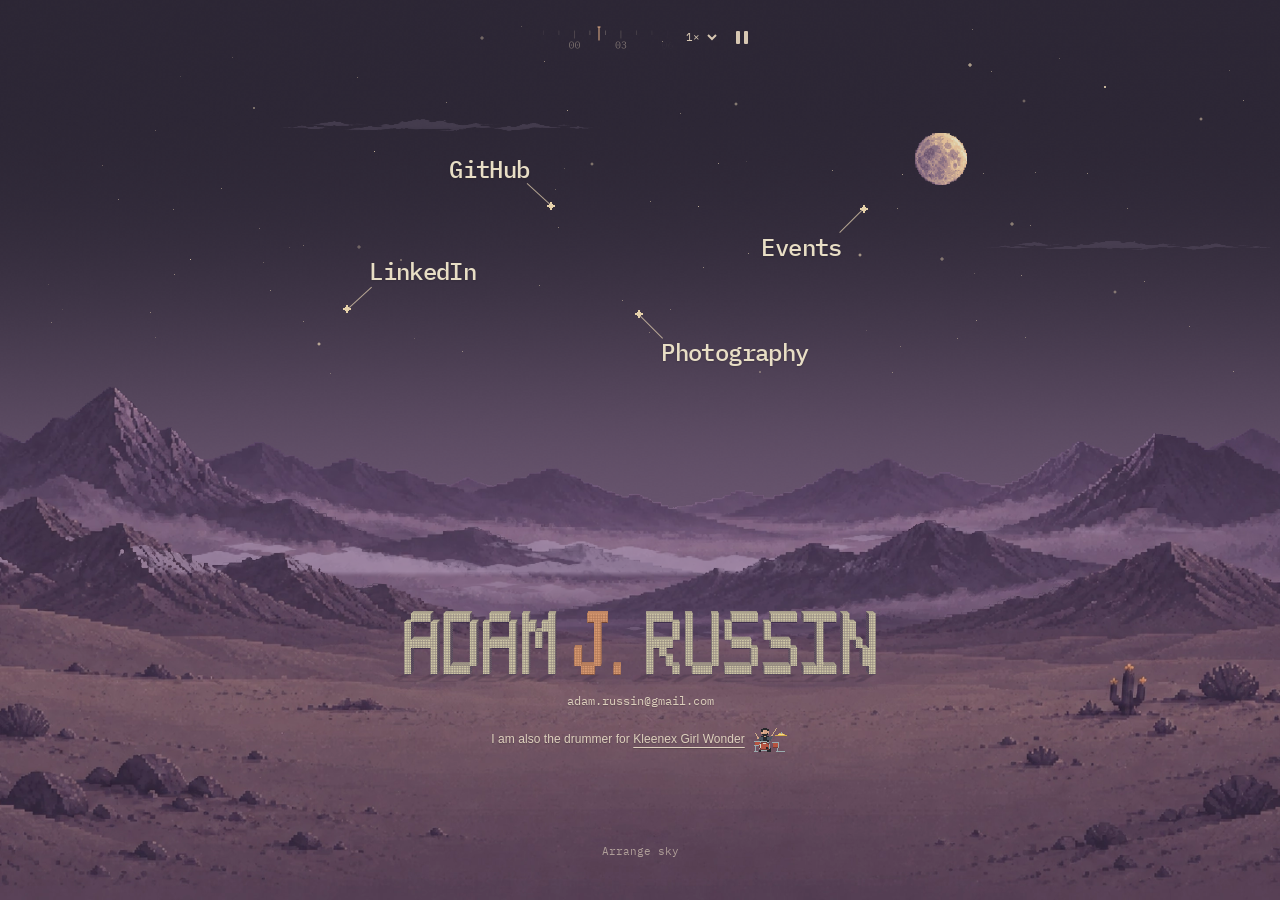
<file: index.html>
<!doctype html>
<html lang="en">
<head>
  <meta charset="utf-8">
  <meta name="viewport" content="width=device-width, initial-scale=1">
  <meta name="description" content="Personal website of Adam J. Russin — drummer for Kleenex Girl Wonder, photographer, and technology speaker.">
  <title>Adam J. Russin</title>
  <link rel="icon" type="image/svg+xml" href="/favicon.svg">
  <link rel="apple-touch-icon" href="/apple-touch-icon.png">
  <!-- Show the complete opening vista before the animated renderer is ready. -->
  <link rel="preload" as="image" href="/vista/assets/opening-b76a98517983.webp" fetchpriority="high">
  <link rel="preload" as="image" href="/vista/assets/03cd3fed69d7.webp?v=7d6f47b2c575">
  <link rel="preload" as="image" href="/vista/assets/panorama-left-v1.webp?v=7d6f47b2c575">
  <link rel="preload" as="image" href="/vista/assets/panorama-right-v1.webp?v=7d6f47b2c575">
  <link rel="preload" as="image" href="/vista/assets/0c083a60182e.webp?v=7d6f47b2c575">
  <link rel="preload" as="image" href="/vista/assets/66a91181c39d.png?v=7d6f47b2c575">
  <link rel="preload" as="image" href="/vista/assets/cf4422e0bd45.png?v=7d6f47b2c575">
  <link rel="preload" as="fetch" href="/vista/sky.frag?v=7d6f47b2c575" crossorigin>
  <link rel="preload" as="fetch" href="/vista/assets/panorama-edges-v1.json?v=7d6f47b2c575" crossorigin>
  <link rel="preload" as="font" type="font/woff2" href="/vista/assets/ibm-plex-mono-latin-400.woff2" crossorigin>
  <link rel="preload" as="font" type="font/woff2" href="/vista/assets/ibm-plex-mono-latin-500.woff2" crossorigin>
  <link rel="stylesheet" href="/vista/style.css?v=7d6f47b2c575">
  <script defer src="/vista/content.js?v=7d6f47b2c575"></script>
  <script defer src="/vista/app.js?v=7d6f47b2c575"></script>
<link rel="canonical" href="https://adamrussin.com/">
  <meta property="og:title" content="Adam J. Russin">
  <meta property="og:type" content="website">
  <meta property="og:url" content="https://adamrussin.com/">
  <meta property="og:description" content="Personal website of Adam J. Russin — drummer for Kleenex Girl Wonder, photographer, and technology speaker.">
  <meta property="og:image" content="https://adamrussin.com/vista/assets/03cd3fed69d7.webp">
  <meta property="og:site_name" content="Adam J. Russin">
  <meta name="twitter:card" content="summary_large_image">
  <meta name="twitter:title" content="Adam J. Russin">
  <meta name="twitter:description" content="Personal website of Adam J. Russin — drummer for Kleenex Girl Wonder, photographer, and technology speaker.">
  <meta name="twitter:image" content="https://adamrussin.com/vista/assets/03cd3fed69d7.webp">
  <meta name="theme-color" content="#302637">
  <style>.site-heading{position:absolute;width:1px;height:1px;overflow:hidden;clip-path:inset(50%);white-space:nowrap}</style>
  <script async src="https://www.googletagmanager.com/gtag/js?id=G-1J16K8YPDJ"></script>
  <script>
    window.dataLayer = window.dataLayer || [];
    function gtag(){dataLayer.push(arguments);}
    gtag('js', new Date());
    gtag('config', 'G-1J16K8YPDJ', {send_page_view: false});
    gtag('event', 'page_view', {page_location: location.href, page_title: document.title});
  </script>
</head>
<body>
  <main aria-label="Adam J. Russin"><h1 class="site-heading">Adam J. Russin</h1>
    <div id="adam-vista" data-site-base="/" data-release="7d6f47b2c575" data-layout="archive" data-open="false" data-name-pose="upright" aria-label="Living vista with continuous daylight">
  <div class="va-stage">
<div class="va-time-dock" aria-label="Sky time controls">
  <output hidden aria-hidden="true" class="va-time-value" aria-label="Time in the landscape">01:26</output>
  <div class="va-time-compass"><canvas width="300" height="76" aria-hidden="true"></canvas><input class="va-time-input" type="range" min="0" max="1" step="0.001" value="0.06" aria-label="Sky time; drag or throw to turn time" aria-valuetext="01:26"></div>
  <select class="va-time-speed" aria-label="Day and night cycle speed"><option value="1">1×</option><option value="6">6×</option><option value="18">18×</option></select>
  <button type="button" class="va-time-pause" aria-label="Pause sky motion" aria-pressed="false"><span class="va-pause-icon" aria-hidden="true"></span><span class="va-play-icon" aria-hidden="true"></span></button>
</div>

    <div class="va-landscape" aria-hidden="true"></div>
<div class="va-world" aria-hidden="true"><canvas class="va-world-light"></canvas><canvas class="va-world-accents"></canvas></div>
<canvas class="va-moon-layer" aria-hidden="true"></canvas>

    <div class="va-home">
      <nav class="va-sky-nav" aria-label="Main navigation">
        <a class="va-sky-link va-github" href="https://github.com/arussin" target="_blank" rel="noopener noreferrer"><span class="va-constellation" aria-hidden="true"><canvas width="160" height="100"></canvas><b></b><i></i></span>GitHub</a>
        <a class="va-sky-link va-linkedin" href="https://www.linkedin.com/in/adamrussin/" target="_blank" rel="noopener noreferrer"><span class="va-constellation" aria-hidden="true"><canvas width="160" height="100"></canvas><b></b><i></i></span>LinkedIn</a>
        <a class="va-sky-link va-events" data-view="events" aria-controls="va-reading" aria-expanded="false" href="/events/"><span class="va-constellation" aria-hidden="true"><canvas width="160" height="100"></canvas><b></b><i></i></span>Events</a>
        <a class="va-sky-link va-photography" data-view="photography" aria-controls="va-reading" aria-expanded="false" href="/photography/"><span class="va-constellation" aria-hidden="true"><canvas width="160" height="100"></canvas><b></b><i></i></span>Photography</a>
      </nav>
      <div class="va-identity">
        <canvas class="va-name" width="1296" height="236" role="img" aria-label="Adam J. Russin">Adam J. Russin</canvas>
        <div class="va-credit">
          <a class="va-email" href="mailto:adam.russin@gmail.com">adam.russin@gmail.com</a>
          <div class="ajr-pixel-drummer" data-pixel-drummer>
  <button class="pd-play" type="button" aria-label="Play cymbal" data-tooltip="Play cymbal">
    <svg class="pd-art" xmlns="http://www.w3.org/2000/svg" width="110" height="76" viewBox="16 6 90 68" aria-hidden="true" focusable="false" shape-rendering="crispEdges">
      <path fill="var(--pd-shadow)" d="M20 70h76v2H20z"/>
      <path fill="var(--pd-hardware)" d="M85 31h2v37h-2zM77 68h8v2h-8zM87 68h8v2h-8zM75 70h4v2h-4zM93 70h4v2h-4z"/>
      <path fill="var(--pd-seat)" d="M35 43h24v4H35zM45 47h4v17h-4z"/>
      <path fill="var(--pd-shirt)" d="M36 32h20v17H36zM32 35h5v8h-5zM55 35h5v7h-5zM36 47h9v15h-9zM47 47h9v15h-9z"/>
      <path fill="var(--pd-cloth-light)" d="M37 33h3v12h-3zM52 34h3v8h-3zM36 59h9v3h-9zM48 59h8v3h-8z"/>
      <path fill="var(--pd-shoe)" d="M33 61h12v5H33zM48 61h13v5H48z"/>
      <g class="pd-head">
        <path fill="var(--pd-skin)" d="M39 15h14v14H39zM37 19h2v6h-2zM53 19h2v6h-2zM43 28h6v5h-6z"/>
        <path fill="var(--pd-hair)" d="M40 10h12v3H40zM37 13h18v6h-4v-3H40v6h-3zM39 26h3v3h-3zM51 24h3v5h-3zM42 27h10v3H42z"/>
        <path fill="var(--pd-skin-light)" d="M40 19h3v5h-3zM47 25h3v2h-3z"/>
        <path fill="var(--pd-hair)" d="M42 20h2v2h-2zM49 20h2v2h-2z"/>
      </g>
      <path fill="none" stroke="var(--pd-cloth-light)" stroke-width="5" stroke-linejoin="miter" d="M36 35L32 41L28 36"/>
      <path fill="none" stroke="var(--pd-stick)" stroke-width="2" d="M28 36L22 24"/>
      <path fill="var(--pd-skin)" d="M26 34h4v4h-4z"/>
      <path fill="var(--pd-hardware)" d="M19 43h20v3H19zM22 55h2v13h-2zM18 68h10v2H18z"/>
      <path fill="var(--pd-drum-dark)" d="M20 46h18v10H20z"/>
      <path fill="var(--pd-drum)" d="M21 47h15v7H21z"/>
      <path fill="var(--pd-hardware)" d="M19 54h20v2H19zM20 46h2v8h-2zM35 46h2v8h-2z"/>
      <path fill="var(--pd-hardware)" d="M64 46h17v3H64zM77 60h2v9h-2zM73 69h10v2H73z"/>
      <path fill="var(--pd-drum-dark)" d="M65 49h15v13H65z"/>
      <path fill="var(--pd-drum)" d="M66 49h12v10H66z"/>
      <path fill="var(--pd-hardware)" d="M64 60h17v2H64zM65 49h2v11h-2zM78 49h2v11h-2z"/>
      <path fill="var(--pd-hardware)" d="M37 44h15v2h4v4h3v13h-3v4h-4v2H37v-2h-4v-4h-3V50h3v-4h4z"/>
      <path fill="var(--pd-drum-dark)" d="M37 47h15v2h3v4h2v8h-2v4h-3v2H37v-2h-3v-4h-2v-8h2v-4h3z"/>
      <path fill="var(--pd-drum)" d="M38 48h13v2h3v4h1v6h-2v4H37v-3h-3v-8h2v-3h2z"/>
      <path fill="var(--pd-rim-light)" d="M40 49h8v2h-8zM33 52h2v8h-2zM36 65h4v2h-4z"/>
      <path fill="var(--pd-shoe)" d="M48 58h5v5h-5zM30 66h7v4h-7zM52 66h8v4h-8z"/>
      <path class="pd-arm-right" fill="none" stroke="var(--pd-cloth-light)" stroke-width="5" stroke-linejoin="miter" d="M54 35L59 40L64.2 29.5"/>
      <path class="pd-stick-right" fill="none" stroke="var(--pd-stick)" stroke-width="2" d="M64.2 29.5L74 12"/>
      <rect class="pd-hand-right" fill="var(--pd-skin)" x="62.2" y="27.5" width="4" height="4"/>
      <g class="pd-cymbal">
        <path class="pd-cymbal-metal" fill="var(--pd-gold)" d="M82 24h8v2h7v2h5v2H72v-2h6v-2h4z"/>
        <path class="pd-cymbal-edge" fill="var(--pd-gold-dark)" d="M74 30h26v2H74z"/>
        <path fill="var(--pd-gold-light)" d="M79 27h14v1H79zM75 28h7v1h-7z"/>
        <path fill="var(--pd-hardware)" d="M85 22h3v5h-3z"/>
      </g>
    </svg>
  </button>
  <p class="pd-copy">I am also the drummer for <a class="pd-band" href="https://kleenexgirlwonder.bandcamp.com/music" target="_blank" rel="noopener noreferrer">Kleenex Girl Wonder</a></p>
</div>
        </div>
      </div>
    </div>
    <section class="va-reading" id="va-reading" aria-label="Events and Photography" hidden>
      <header class="va-window-bar">
        <nav class="va-panel-tabs" aria-label="Sections"><span class="va-directory" aria-hidden="true">~/</span><a data-view="events" href="/events/">events</a><a data-view="photography" href="/photography/">photography</a></nav>
        <button type="button" class="va-close" aria-label="Close overlay and return to the name">[ close ]</button>
      </header>
      <div class="va-content">
        <div class="va-heading"><h2>Events</h2><span class="va-record-count"></span></div>
        <div class="va-event-content"><div class="va-event-list"></div><button class="va-earlier" type="button">Earlier events</button></div>
        <div class="va-photo-content" hidden>
          <div class="va-photo-focus" hidden><div class="va-photo-focus-tools"><button type="button" class="va-sheet-return">[ contact sheet ]</button><div><button type="button" class="va-photo-prev" aria-label="Previous photograph">[ prev ]</button><button type="button" class="va-photo-next" aria-label="Next photograph">[ next ]</button></div></div><img class="va-full-photo" alt=""><span class="va-focus-index"></span></div>
          <div class="va-photo-grid"></div>
          <div class="va-photo-pager"><span></span><div><button class="va-sheet-prev" type="button">[ prev ]</button><button class="va-sheet-next" type="button">[ next ]</button></div></div>
        </div>
      </div>
      <footer class="va-window-foot"><span class="va-foot-path">/ events</span><span>Adam J. Russin</span></footer>
    </section>
  </div>
  <p class="va-announcement" aria-live="polite"></p>
</div>
  </main>
  <noscript><style>#adam-vista{display:none}.no-script{max-width:850px;margin:auto}.no-script img{width:44%;height:auto;margin:2%}.no-script .event-entry{margin:2em 0}</style><section class="no-script"><h1>Adam J. Russin</h1><nav><a href="/">Home</a> · <a href="/events/">Events</a> · <a href="/photography/">Photography</a></nav><p><a href="mailto:adam.russin@gmail.com">adam.russin@gmail.com</a></p><p><a href="https://github.com/arussin">GitHub</a> · <a href="https://www.linkedin.com/in/adamrussin/">LinkedIn</a></p><p>I am also the drummer for <a href="https://kleenexgirlwonder.bandcamp.com/music">Kleenex Girl Wonder</a>.</p></section></noscript>
</body>
</html>
</file>
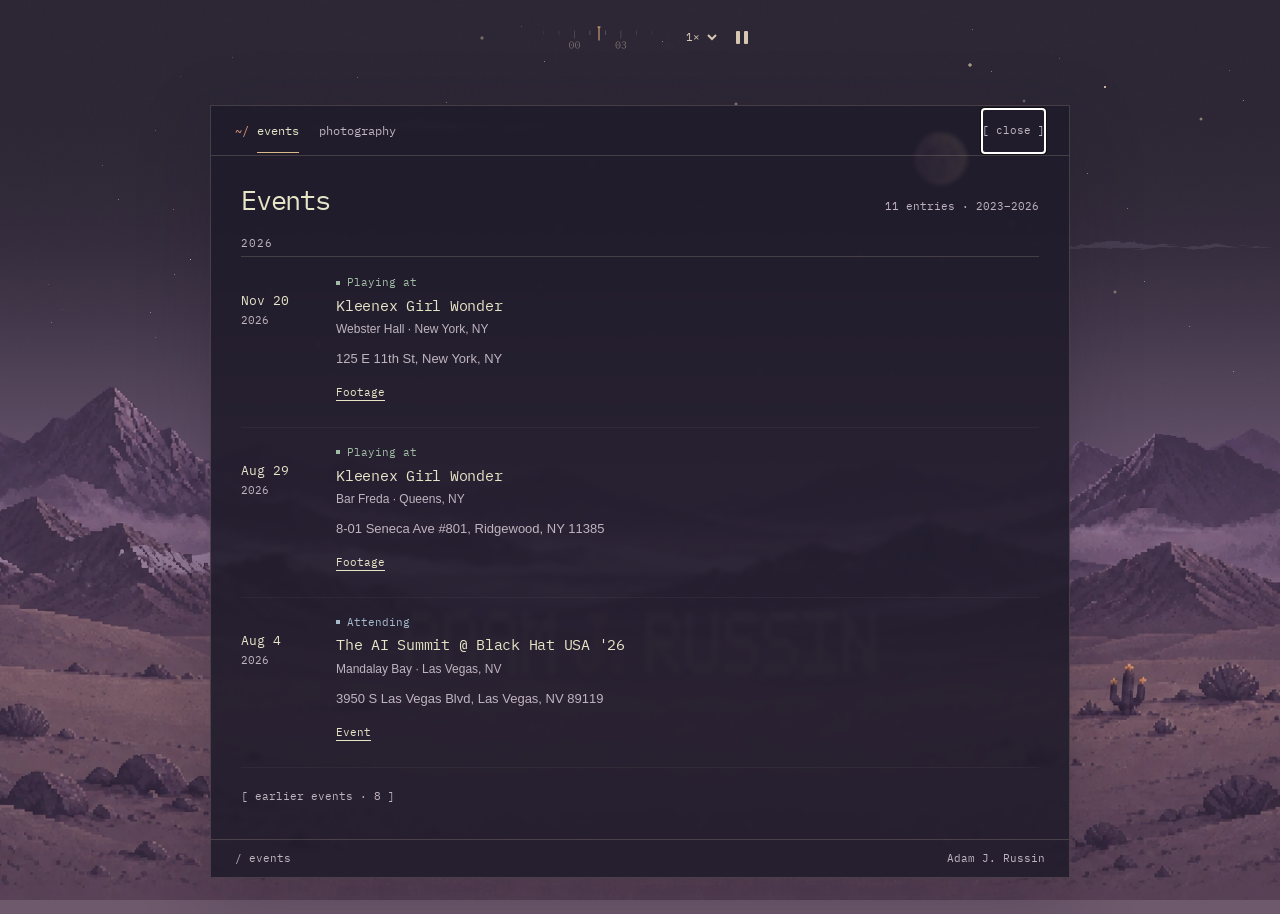
<file: events/index.html>
<!doctype html>
<html lang="en">
<head>
  <meta charset="utf-8">
  <meta name="viewport" content="width=device-width, initial-scale=1">
  <meta name="description" content="Events, performances, and technology talks by Adam J. Russin, drummer for Kleenex Girl Wonder.">
  <title>Events · Adam J. Russin</title>
  <link rel="icon" type="image/svg+xml" href="/favicon.svg">
  <link rel="apple-touch-icon" href="/apple-touch-icon.png">
  <!-- Show the complete opening vista before the animated renderer is ready. -->
  <link rel="preload" as="image" href="/vista/assets/opening-b76a98517983.webp" fetchpriority="high">
  <link rel="preload" as="image" href="/vista/assets/03cd3fed69d7.webp?v=7d6f47b2c575">
  <link rel="preload" as="image" href="/vista/assets/panorama-left-v1.webp?v=7d6f47b2c575">
  <link rel="preload" as="image" href="/vista/assets/panorama-right-v1.webp?v=7d6f47b2c575">
  <link rel="preload" as="image" href="/vista/assets/0c083a60182e.webp?v=7d6f47b2c575">
  <link rel="preload" as="image" href="/vista/assets/66a91181c39d.png?v=7d6f47b2c575">
  <link rel="preload" as="image" href="/vista/assets/cf4422e0bd45.png?v=7d6f47b2c575">
  <link rel="preload" as="fetch" href="/vista/sky.frag?v=7d6f47b2c575" crossorigin>
  <link rel="preload" as="fetch" href="/vista/assets/panorama-edges-v1.json?v=7d6f47b2c575" crossorigin>
  <link rel="preload" as="font" type="font/woff2" href="/vista/assets/ibm-plex-mono-latin-400.woff2" crossorigin>
  <link rel="preload" as="font" type="font/woff2" href="/vista/assets/ibm-plex-mono-latin-500.woff2" crossorigin>
  <link rel="stylesheet" href="/vista/style.css?v=7d6f47b2c575">
  <script defer src="/vista/content.js?v=7d6f47b2c575"></script>
  <script defer src="/vista/app.js?v=7d6f47b2c575"></script>
<link rel="canonical" href="https://adamrussin.com/events/">
  <meta property="og:title" content="Events · Adam J. Russin">
  <meta property="og:type" content="website">
  <meta property="og:url" content="https://adamrussin.com/events/">
  <meta property="og:description" content="Events, performances, and technology talks by Adam J. Russin, drummer for Kleenex Girl Wonder.">
  <meta property="og:image" content="https://adamrussin.com/vista/assets/03cd3fed69d7.webp">
  <meta property="og:site_name" content="Adam J. Russin">
  <meta name="twitter:card" content="summary_large_image">
  <meta name="twitter:title" content="Events · Adam J. Russin">
  <meta name="twitter:description" content="Events, performances, and technology talks by Adam J. Russin, drummer for Kleenex Girl Wonder.">
  <meta name="twitter:image" content="https://adamrussin.com/vista/assets/03cd3fed69d7.webp">
  <meta name="theme-color" content="#302637">
  <style>.site-heading{position:absolute;width:1px;height:1px;overflow:hidden;clip-path:inset(50%);white-space:nowrap}</style>
  <script async src="https://www.googletagmanager.com/gtag/js?id=G-1J16K8YPDJ"></script>
  <script>
    window.dataLayer = window.dataLayer || [];
    function gtag(){dataLayer.push(arguments);}
    gtag('js', new Date());
    gtag('config', 'G-1J16K8YPDJ', {send_page_view: false});
    gtag('event', 'page_view', {page_location: location.href, page_title: document.title});
  </script>
</head>
<body>
  <main aria-label="Adam J. Russin"><h1 class="site-heading">Adam J. Russin</h1>
    <div id="adam-vista" data-site-base="/" data-release="7d6f47b2c575" data-layout="archive" data-open="false" data-name-pose="upright" aria-label="Living vista with continuous daylight">
  <div class="va-stage">
<div class="va-time-dock" aria-label="Sky time controls">
  <output hidden aria-hidden="true" class="va-time-value" aria-label="Time in the landscape">01:26</output>
  <div class="va-time-compass"><canvas width="300" height="76" aria-hidden="true"></canvas><input class="va-time-input" type="range" min="0" max="1" step="0.001" value="0.06" aria-label="Sky time; drag or throw to turn time" aria-valuetext="01:26"></div>
  <select class="va-time-speed" aria-label="Day and night cycle speed"><option value="1">1×</option><option value="6">6×</option><option value="18">18×</option></select>
  <button type="button" class="va-time-pause" aria-label="Pause sky motion" aria-pressed="false"><span class="va-pause-icon" aria-hidden="true"></span><span class="va-play-icon" aria-hidden="true"></span></button>
</div>

    <div class="va-landscape" aria-hidden="true"></div>
<div class="va-world" aria-hidden="true"><canvas class="va-world-light"></canvas><canvas class="va-world-accents"></canvas></div>
<canvas class="va-moon-layer" aria-hidden="true"></canvas>

    <div class="va-home">
      <nav class="va-sky-nav" aria-label="Main navigation">
        <a class="va-sky-link va-github" href="https://github.com/arussin" target="_blank" rel="noopener noreferrer"><span class="va-constellation" aria-hidden="true"><canvas width="160" height="100"></canvas><b></b><i></i></span>GitHub</a>
        <a class="va-sky-link va-linkedin" href="https://www.linkedin.com/in/adamrussin/" target="_blank" rel="noopener noreferrer"><span class="va-constellation" aria-hidden="true"><canvas width="160" height="100"></canvas><b></b><i></i></span>LinkedIn</a>
        <a class="va-sky-link va-events" data-view="events" aria-controls="va-reading" aria-expanded="false" href="/events/"><span class="va-constellation" aria-hidden="true"><canvas width="160" height="100"></canvas><b></b><i></i></span>Events</a>
        <a class="va-sky-link va-photography" data-view="photography" aria-controls="va-reading" aria-expanded="false" href="/photography/"><span class="va-constellation" aria-hidden="true"><canvas width="160" height="100"></canvas><b></b><i></i></span>Photography</a>
      </nav>
      <div class="va-identity">
        <canvas class="va-name" width="1296" height="236" role="img" aria-label="Adam J. Russin">Adam J. Russin</canvas>
        <div class="va-credit">
          <a class="va-email" href="mailto:adam.russin@gmail.com">adam.russin@gmail.com</a>
          <div class="ajr-pixel-drummer" data-pixel-drummer>
  <button class="pd-play" type="button" aria-label="Play cymbal" data-tooltip="Play cymbal">
    <svg class="pd-art" xmlns="http://www.w3.org/2000/svg" width="110" height="76" viewBox="16 6 90 68" aria-hidden="true" focusable="false" shape-rendering="crispEdges">
      <path fill="var(--pd-shadow)" d="M20 70h76v2H20z"/>
      <path fill="var(--pd-hardware)" d="M85 31h2v37h-2zM77 68h8v2h-8zM87 68h8v2h-8zM75 70h4v2h-4zM93 70h4v2h-4z"/>
      <path fill="var(--pd-seat)" d="M35 43h24v4H35zM45 47h4v17h-4z"/>
      <path fill="var(--pd-shirt)" d="M36 32h20v17H36zM32 35h5v8h-5zM55 35h5v7h-5zM36 47h9v15h-9zM47 47h9v15h-9z"/>
      <path fill="var(--pd-cloth-light)" d="M37 33h3v12h-3zM52 34h3v8h-3zM36 59h9v3h-9zM48 59h8v3h-8z"/>
      <path fill="var(--pd-shoe)" d="M33 61h12v5H33zM48 61h13v5H48z"/>
      <g class="pd-head">
        <path fill="var(--pd-skin)" d="M39 15h14v14H39zM37 19h2v6h-2zM53 19h2v6h-2zM43 28h6v5h-6z"/>
        <path fill="var(--pd-hair)" d="M40 10h12v3H40zM37 13h18v6h-4v-3H40v6h-3zM39 26h3v3h-3zM51 24h3v5h-3zM42 27h10v3H42z"/>
        <path fill="var(--pd-skin-light)" d="M40 19h3v5h-3zM47 25h3v2h-3z"/>
        <path fill="var(--pd-hair)" d="M42 20h2v2h-2zM49 20h2v2h-2z"/>
      </g>
      <path fill="none" stroke="var(--pd-cloth-light)" stroke-width="5" stroke-linejoin="miter" d="M36 35L32 41L28 36"/>
      <path fill="none" stroke="var(--pd-stick)" stroke-width="2" d="M28 36L22 24"/>
      <path fill="var(--pd-skin)" d="M26 34h4v4h-4z"/>
      <path fill="var(--pd-hardware)" d="M19 43h20v3H19zM22 55h2v13h-2zM18 68h10v2H18z"/>
      <path fill="var(--pd-drum-dark)" d="M20 46h18v10H20z"/>
      <path fill="var(--pd-drum)" d="M21 47h15v7H21z"/>
      <path fill="var(--pd-hardware)" d="M19 54h20v2H19zM20 46h2v8h-2zM35 46h2v8h-2z"/>
      <path fill="var(--pd-hardware)" d="M64 46h17v3H64zM77 60h2v9h-2zM73 69h10v2H73z"/>
      <path fill="var(--pd-drum-dark)" d="M65 49h15v13H65z"/>
      <path fill="var(--pd-drum)" d="M66 49h12v10H66z"/>
      <path fill="var(--pd-hardware)" d="M64 60h17v2H64zM65 49h2v11h-2zM78 49h2v11h-2z"/>
      <path fill="var(--pd-hardware)" d="M37 44h15v2h4v4h3v13h-3v4h-4v2H37v-2h-4v-4h-3V50h3v-4h4z"/>
      <path fill="var(--pd-drum-dark)" d="M37 47h15v2h3v4h2v8h-2v4h-3v2H37v-2h-3v-4h-2v-8h2v-4h3z"/>
      <path fill="var(--pd-drum)" d="M38 48h13v2h3v4h1v6h-2v4H37v-3h-3v-8h2v-3h2z"/>
      <path fill="var(--pd-rim-light)" d="M40 49h8v2h-8zM33 52h2v8h-2zM36 65h4v2h-4z"/>
      <path fill="var(--pd-shoe)" d="M48 58h5v5h-5zM30 66h7v4h-7zM52 66h8v4h-8z"/>
      <path class="pd-arm-right" fill="none" stroke="var(--pd-cloth-light)" stroke-width="5" stroke-linejoin="miter" d="M54 35L59 40L64.2 29.5"/>
      <path class="pd-stick-right" fill="none" stroke="var(--pd-stick)" stroke-width="2" d="M64.2 29.5L74 12"/>
      <rect class="pd-hand-right" fill="var(--pd-skin)" x="62.2" y="27.5" width="4" height="4"/>
      <g class="pd-cymbal">
        <path class="pd-cymbal-metal" fill="var(--pd-gold)" d="M82 24h8v2h7v2h5v2H72v-2h6v-2h4z"/>
        <path class="pd-cymbal-edge" fill="var(--pd-gold-dark)" d="M74 30h26v2H74z"/>
        <path fill="var(--pd-gold-light)" d="M79 27h14v1H79zM75 28h7v1h-7z"/>
        <path fill="var(--pd-hardware)" d="M85 22h3v5h-3z"/>
      </g>
    </svg>
  </button>
  <p class="pd-copy">I am also the drummer for <a class="pd-band" href="https://kleenexgirlwonder.bandcamp.com/music" target="_blank" rel="noopener noreferrer">Kleenex Girl Wonder</a></p>
</div>
        </div>
      </div>
    </div>
    <section class="va-reading" id="va-reading" aria-label="Events and Photography" hidden>
      <header class="va-window-bar">
        <nav class="va-panel-tabs" aria-label="Sections"><span class="va-directory" aria-hidden="true">~/</span><a data-view="events" href="/events/">events</a><a data-view="photography" href="/photography/">photography</a></nav>
        <button type="button" class="va-close" aria-label="Close overlay and return to the name">[ close ]</button>
      </header>
      <div class="va-content">
        <div class="va-heading"><h2>Events</h2><span class="va-record-count"></span></div>
        <div class="va-event-content"><div class="va-event-list"></div><button class="va-earlier" type="button">Earlier events</button></div>
        <div class="va-photo-content" hidden>
          <div class="va-photo-focus" hidden><div class="va-photo-focus-tools"><button type="button" class="va-sheet-return">[ contact sheet ]</button><div><button type="button" class="va-photo-prev" aria-label="Previous photograph">[ prev ]</button><button type="button" class="va-photo-next" aria-label="Next photograph">[ next ]</button></div></div><img class="va-full-photo" alt=""><span class="va-focus-index"></span></div>
          <div class="va-photo-grid"></div>
          <div class="va-photo-pager"><span></span><div><button class="va-sheet-prev" type="button">[ prev ]</button><button class="va-sheet-next" type="button">[ next ]</button></div></div>
        </div>
      </div>
      <footer class="va-window-foot"><span class="va-foot-path">/ events</span><span>Adam J. Russin</span></footer>
    </section>
  </div>
  <p class="va-announcement" aria-live="polite"></p>
</div>
  </main>
  <noscript><style>#adam-vista{display:none}.no-script{max-width:850px;margin:auto}.no-script img{width:44%;height:auto;margin:2%}.no-script .event-entry{margin:2em 0}</style><section class="no-script"><h1>Adam J. Russin</h1><nav><a href="/">Home</a> · <a href="/events/">Events</a> · <a href="/photography/">Photography</a></nav><p><a href="mailto:adam.russin@gmail.com">adam.russin@gmail.com</a></p>

            <div class="event-entry" data-date="2026-08-04">
                <div class="event-bullet">
                    <div class="bullet-date">8/4/26</div>
                    <div class="bullet-location">(Las Vegas, NV)</div>
                </div>
                <div class="event-content">
                    <div class="event-tag attending">[Attending]</div>
                    <div class="event-header">
                        <strong>The AI Summit @ Black Hat USA '26</strong>
                    </div>
                    <div class="event-location-full">Mandalay Bay</div>
                    <div class="event-desc">3950 S Las Vegas Blvd, Las Vegas, NV 89119</div>
                    <a href="https://blackhat.com/us-26/ai-summit.html" target="_blank" rel="noopener noreferrer" class="event-link">[Event]</a>
                </div>
            </div>

            <div class="event-entry" data-date="2026-11-20">
                <div class="event-bullet">
                    <div class="bullet-date">11/20/26</div>
                    <div class="bullet-location">(New York, NY)</div>
                </div>
                <div class="event-content">
                    <div class="event-tag">[Playing at]</div>
                    <div class="event-header">
                        <strong>Kleenex Girl Wonder</strong>
                    </div>
                    <div class="event-location-full">Webster Hall</div>
                    <div class="event-desc">125 E 11th St, New York, NY</div>
                    <a href="https://www.instagram.com/stories/highlights/17895512346621706/" target="_blank" rel="noopener noreferrer" class="event-link">[Footage]</a>
                </div>
            </div>

            <div class="event-entry" data-date="2026-08-29">
                <div class="event-bullet">
                    <div class="bullet-date">8/29/26</div>
                    <div class="bullet-location">(Queens, NY)</div>
                </div>
                <div class="event-content">
                    <div class="event-tag">[Playing at]</div>
                    <div class="event-header">
                        <strong>Kleenex Girl Wonder</strong>
                    </div>
                    <div class="event-location-full">Bar Freda</div>
                    <div class="event-desc">8-01 Seneca Ave #801, Ridgewood, NY 11385</div>
                    <a href="https://www.instagram.com/stories/highlights/17973199365102891/" target="_blank" rel="noopener noreferrer" class="event-link">[Footage]</a>
                </div>
            </div>

            <div class="event-entry" data-date="2026-07-17">
                <div class="event-bullet">
                    <div class="bullet-date">7/17/26</div>
                    <div class="bullet-location">(Tokyo, JP)</div>
                </div>
                <div class="event-content">
                    <div class="event-tag speaking">[Speaking at]</div>
                    <div class="event-header">
                        <strong>ai& × Moonshot Tokyo Hackathon Night</strong>
                    </div>
                    <div class="event-location-full">Sakura Deeptech Shibuya (Central Building 12th Floor)</div>
                    <div class="event-desc">Build with frontier coding on frontier inference — free, for one night! Kimi K2.7 Code is Moonshot's open-source agentic coding model.</div>
                    <a href="https://lu.ma/5q9mc204" target="_blank" rel="noopener noreferrer" class="event-link">[Event]</a>
                </div>
            </div>

            <div class="event-entry" data-date="2026-07-16">
                <div class="event-bullet">
                    <div class="bullet-date">7/16/26</div>
                    <div class="bullet-location">(Tokyo, JP)</div>
                </div>
                <div class="event-content">
                    <div class="event-tag speaking">[Speaking at]</div>
                    <div class="event-header">
                        <strong>How Enterprises Are Adopting AI - Roundtable</strong>
                    </div>
                    <div class="event-location-full">CIC Tokyo</div>
                    <div class="event-desc">A candid roundtable discussion featuring AI consultants, builders, community leaders, and enterprise practitioners sharing real experiences from AI adoption inside organizations.</div>
                    <a href="https://lu.ma/6aicvvj2" target="_blank" rel="noopener noreferrer" class="event-link">[Event]</a>
                </div>
            </div>

            <div class="event-entry" data-date="2026-03-21">
                <div class="event-bullet">
                    <div class="bullet-date">3/21/26</div>
                    <div class="bullet-location">(New York, NY)</div>
                </div>
                <div class="event-content">
                    <div class="event-tag">[Playing at]</div>
                    <div class="event-header">
                        <strong>Kleenex Girl Wonder</strong>
                    </div>
                    <div class="event-location-full">Night Club 101</div>
                    <div class="event-desc">101 Avenue A, New York, NY</div>
                    <a href="https://www.instagram.com/stories/highlights/18334312042174971/" target="_blank" rel="noopener noreferrer" class="event-link">[Footage]</a>
                </div>
            </div>

            <div class="event-entry" data-date="2025-08-03">
                <div class="event-bullet">
                    <div class="bullet-date">8/3/25</div>
                    <div class="bullet-location">(Brooklyn, NY)</div>
                </div>
                <div class="event-content">
                    <div class="event-tag">[Playing at]</div>
                    <div class="event-header">
                        <strong>Kleenex Girl Wonder</strong>
                    </div>
                    <div class="event-location-full">The Meadows (Bazooka Fest)</div>
                    <div class="event-desc">17 Meadow St, Brooklyn, NY</div>
                    <a href="https://www.instagram.com/stories/highlights/18075908870509567/" target="_blank" rel="noopener noreferrer" class="event-link">[Footage]</a>
                </div>
            </div>

            <div class="event-entry" data-date="2025-06-29">
                <div class="event-bullet">
                    <div class="bullet-date">6/29/25</div>
                    <div class="bullet-location">(Chicago, IL)</div>
                </div>
                <div class="event-content">
                    <div class="event-tag">[Playing at]</div>
                    <div class="event-header">
                        <strong>Kleenex Girl Wonder</strong>
                    </div>
                    <div class="event-location-full">The Hideout</div>
                    <div class="event-desc">1354 W Wabansia Ave, Chicago, IL</div>
                    <a href="https://www.instagram.com/stories/highlights/18020058671718632/" target="_blank" rel="noopener noreferrer" class="event-link">[Footage]</a>
                </div>
            </div>

            <div class="event-entry" data-date="2025-04-13">
                <div class="event-bullet">
                    <div class="bullet-date">4/13/25</div>
                    <div class="bullet-location">(Brooklyn, NY)</div>
                </div>
                <div class="event-content">
                    <div class="event-tag">[Playing at]</div>
                    <div class="event-header">
                        <strong>Kleenex Girl Wonder</strong>
                    </div>
                    <div class="event-location-full">Hart Bar</div>
                    <div class="event-desc">538 Hart St, Brooklyn, NY</div>
                    <a href="https://www.instagram.com/stories/highlights/18499121200046983/" target="_blank" rel="noopener noreferrer" class="event-link">[Footage]</a>
                </div>
            </div>

            <div class="event-entry" data-date="2024-08-23">
                <div class="event-bullet">
                    <div class="bullet-date">8/23/24</div>
                    <div class="bullet-location">(Brooklyn, NY)</div>
                </div>
                <div class="event-content">
                    <div class="event-tag">[Playing at]</div>
                    <div class="event-header">
                        <strong>Kleenex Girl Wonder</strong>
                    </div>
                    <div class="event-location-full">Caffeine Underground</div>
                    <div class="event-desc">447 Central Ave, Brooklyn, NY</div>
                    <a href="https://www.instagram.com/stories/highlights/18023089169126275/" target="_blank" rel="noopener noreferrer" class="event-link">[Footage]</a>
                </div>
            </div>

            <div class="event-entry" data-date="2023-04-21">
                <div class="event-bullet">
                    <div class="bullet-date">4/21/23</div>
                    <div class="bullet-location">(Boston, MA)</div>
                </div>
                <div class="event-content">
                    <div class="event-tag">[Playing at]</div>
                    <div class="event-header">
                        <strong>Kleenex Girl Wonder</strong>
                    </div>
                    <div class="event-location-full">Trendy Shit Town</div>
                    <div class="event-desc">Boston, MA</div>
                    <a href="https://www.instagram.com/stories/highlights/17872386107890906/" target="_blank" rel="noopener noreferrer" class="event-link">[Footage]</a>
                </div>
            </div>
</section></noscript>
</body>
</html>
</file>
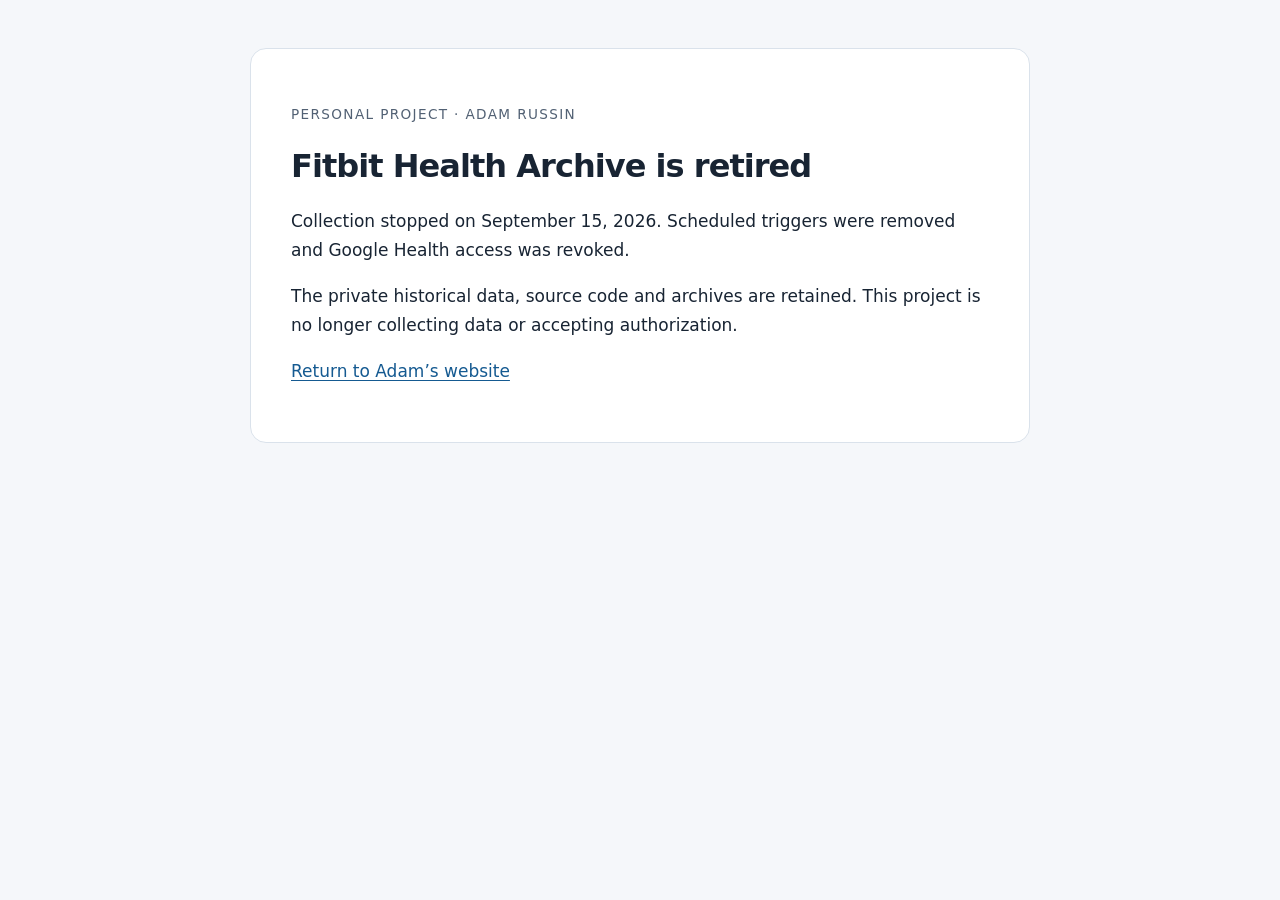
<file: fitbit-archive/index.html>
<!doctype html>
<html lang="en"><head><meta charset="utf-8"><meta name="viewport" content="width=device-width,initial-scale=1"><meta name="robots" content="noindex,follow"><title>Fitbit Health Archive — Retired</title><meta name="description" content="Fitbit Health Archive was retired on September 15, 2026."><link rel="stylesheet" href="style.css"></head><body><main><p class="eyebrow">Personal project · Adam Russin</p><h1>Fitbit Health Archive is retired</h1><p>Collection stopped on September 15, 2026. Scheduled triggers were removed and Google Health access was revoked.</p><p>The private historical data, source code and archives are retained. This project is no longer collecting data or accepting authorization.</p><p><a href="/">Return to Adam’s website</a></p></main></body></html>
</file>
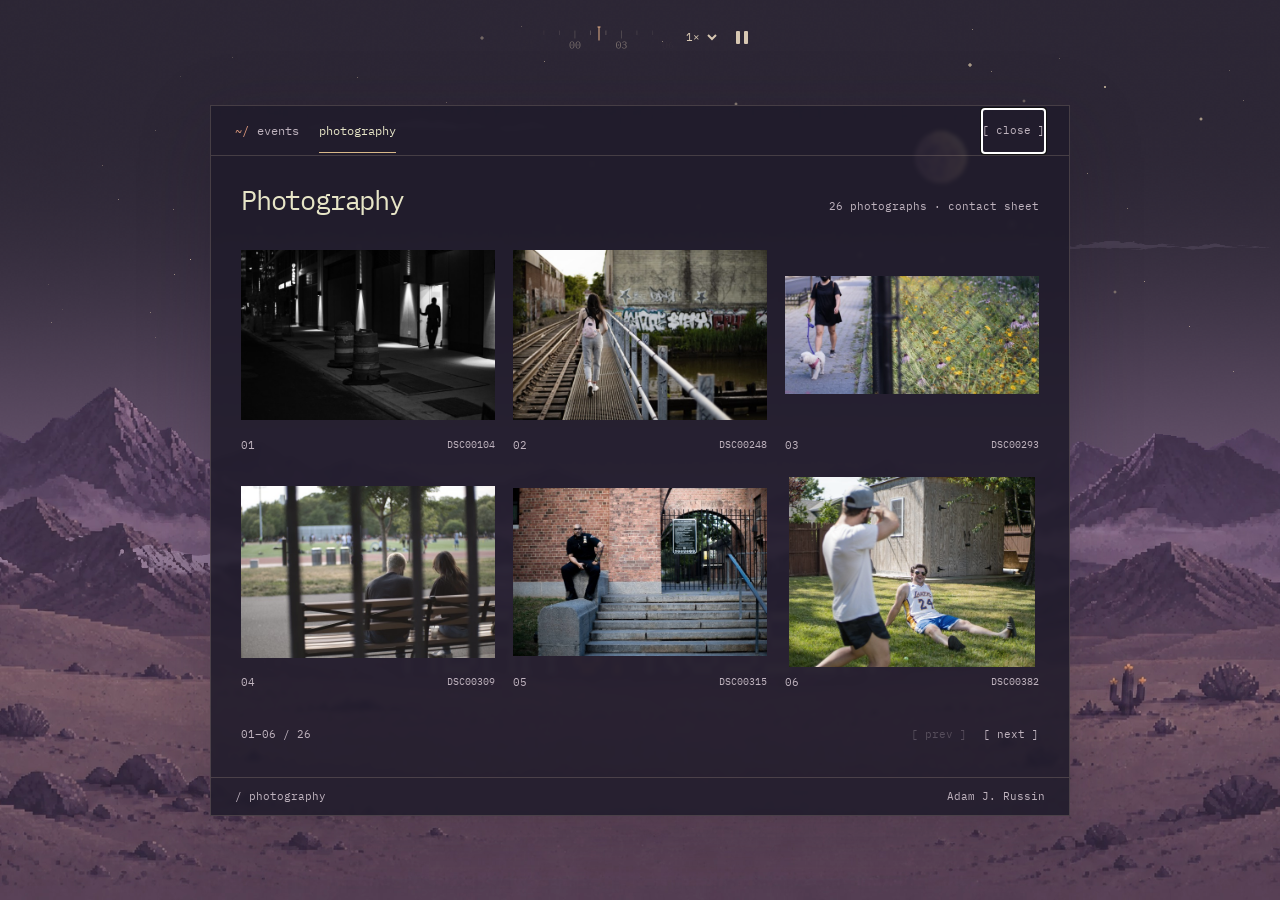
<file: photography/index.html>
<!doctype html>
<html lang="en">
<head>
  <meta charset="utf-8">
  <meta name="viewport" content="width=device-width, initial-scale=1">
  <meta name="description" content="Explore photographs by Adam J. Russin in his personal photography gallery.">
  <title>Photography · Adam J. Russin</title>
  <link rel="icon" type="image/svg+xml" href="/favicon.svg">
  <link rel="apple-touch-icon" href="/apple-touch-icon.png">
  <!-- Show the complete opening vista before the animated renderer is ready. -->
  <link rel="preload" as="image" href="/vista/assets/opening-b76a98517983.webp" fetchpriority="high">
  <link rel="preload" as="image" href="/vista/assets/03cd3fed69d7.webp?v=7d6f47b2c575">
  <link rel="preload" as="image" href="/vista/assets/panorama-left-v1.webp?v=7d6f47b2c575">
  <link rel="preload" as="image" href="/vista/assets/panorama-right-v1.webp?v=7d6f47b2c575">
  <link rel="preload" as="image" href="/vista/assets/0c083a60182e.webp?v=7d6f47b2c575">
  <link rel="preload" as="image" href="/vista/assets/66a91181c39d.png?v=7d6f47b2c575">
  <link rel="preload" as="image" href="/vista/assets/cf4422e0bd45.png?v=7d6f47b2c575">
  <link rel="preload" as="fetch" href="/vista/sky.frag?v=7d6f47b2c575" crossorigin>
  <link rel="preload" as="fetch" href="/vista/assets/panorama-edges-v1.json?v=7d6f47b2c575" crossorigin>
  <link rel="preload" as="font" type="font/woff2" href="/vista/assets/ibm-plex-mono-latin-400.woff2" crossorigin>
  <link rel="preload" as="font" type="font/woff2" href="/vista/assets/ibm-plex-mono-latin-500.woff2" crossorigin>
  <link rel="stylesheet" href="/vista/style.css?v=7d6f47b2c575">
  <script defer src="/vista/content.js?v=7d6f47b2c575"></script>
  <script defer src="/vista/app.js?v=7d6f47b2c575"></script>
<link rel="canonical" href="https://adamrussin.com/photography/">
  <meta property="og:title" content="Photography · Adam J. Russin">
  <meta property="og:type" content="website">
  <meta property="og:url" content="https://adamrussin.com/photography/">
  <meta property="og:description" content="Explore photographs by Adam J. Russin in his personal photography gallery.">
  <meta property="og:image" content="https://adamrussin.com/vista/assets/03cd3fed69d7.webp">
  <meta property="og:site_name" content="Adam J. Russin">
  <meta name="twitter:card" content="summary_large_image">
  <meta name="twitter:title" content="Photography · Adam J. Russin">
  <meta name="twitter:description" content="Explore photographs by Adam J. Russin in his personal photography gallery.">
  <meta name="twitter:image" content="https://adamrussin.com/vista/assets/03cd3fed69d7.webp">
  <meta name="theme-color" content="#302637">
  <style>.site-heading{position:absolute;width:1px;height:1px;overflow:hidden;clip-path:inset(50%);white-space:nowrap}</style>
  <script async src="https://www.googletagmanager.com/gtag/js?id=G-1J16K8YPDJ"></script>
  <script>
    window.dataLayer = window.dataLayer || [];
    function gtag(){dataLayer.push(arguments);}
    gtag('js', new Date());
    gtag('config', 'G-1J16K8YPDJ', {send_page_view: false});
    gtag('event', 'page_view', {page_location: location.href, page_title: document.title});
  </script>
</head>
<body>
  <main aria-label="Adam J. Russin"><h1 class="site-heading">Adam J. Russin</h1>
    <div id="adam-vista" data-site-base="/" data-release="7d6f47b2c575" data-layout="archive" data-open="false" data-name-pose="upright" aria-label="Living vista with continuous daylight">
  <div class="va-stage">
<div class="va-time-dock" aria-label="Sky time controls">
  <output hidden aria-hidden="true" class="va-time-value" aria-label="Time in the landscape">01:26</output>
  <div class="va-time-compass"><canvas width="300" height="76" aria-hidden="true"></canvas><input class="va-time-input" type="range" min="0" max="1" step="0.001" value="0.06" aria-label="Sky time; drag or throw to turn time" aria-valuetext="01:26"></div>
  <select class="va-time-speed" aria-label="Day and night cycle speed"><option value="1">1×</option><option value="6">6×</option><option value="18">18×</option></select>
  <button type="button" class="va-time-pause" aria-label="Pause sky motion" aria-pressed="false"><span class="va-pause-icon" aria-hidden="true"></span><span class="va-play-icon" aria-hidden="true"></span></button>
</div>

    <div class="va-landscape" aria-hidden="true"></div>
<div class="va-world" aria-hidden="true"><canvas class="va-world-light"></canvas><canvas class="va-world-accents"></canvas></div>
<canvas class="va-moon-layer" aria-hidden="true"></canvas>

    <div class="va-home">
      <nav class="va-sky-nav" aria-label="Main navigation">
        <a class="va-sky-link va-github" href="https://github.com/arussin" target="_blank" rel="noopener noreferrer"><span class="va-constellation" aria-hidden="true"><canvas width="160" height="100"></canvas><b></b><i></i></span>GitHub</a>
        <a class="va-sky-link va-linkedin" href="https://www.linkedin.com/in/adamrussin/" target="_blank" rel="noopener noreferrer"><span class="va-constellation" aria-hidden="true"><canvas width="160" height="100"></canvas><b></b><i></i></span>LinkedIn</a>
        <a class="va-sky-link va-events" data-view="events" aria-controls="va-reading" aria-expanded="false" href="/events/"><span class="va-constellation" aria-hidden="true"><canvas width="160" height="100"></canvas><b></b><i></i></span>Events</a>
        <a class="va-sky-link va-photography" data-view="photography" aria-controls="va-reading" aria-expanded="false" href="/photography/"><span class="va-constellation" aria-hidden="true"><canvas width="160" height="100"></canvas><b></b><i></i></span>Photography</a>
      </nav>
      <div class="va-identity">
        <canvas class="va-name" width="1296" height="236" role="img" aria-label="Adam J. Russin">Adam J. Russin</canvas>
        <div class="va-credit">
          <a class="va-email" href="mailto:adam.russin@gmail.com">adam.russin@gmail.com</a>
          <div class="ajr-pixel-drummer" data-pixel-drummer>
  <button class="pd-play" type="button" aria-label="Play cymbal" data-tooltip="Play cymbal">
    <svg class="pd-art" xmlns="http://www.w3.org/2000/svg" width="110" height="76" viewBox="16 6 90 68" aria-hidden="true" focusable="false" shape-rendering="crispEdges">
      <path fill="var(--pd-shadow)" d="M20 70h76v2H20z"/>
      <path fill="var(--pd-hardware)" d="M85 31h2v37h-2zM77 68h8v2h-8zM87 68h8v2h-8zM75 70h4v2h-4zM93 70h4v2h-4z"/>
      <path fill="var(--pd-seat)" d="M35 43h24v4H35zM45 47h4v17h-4z"/>
      <path fill="var(--pd-shirt)" d="M36 32h20v17H36zM32 35h5v8h-5zM55 35h5v7h-5zM36 47h9v15h-9zM47 47h9v15h-9z"/>
      <path fill="var(--pd-cloth-light)" d="M37 33h3v12h-3zM52 34h3v8h-3zM36 59h9v3h-9zM48 59h8v3h-8z"/>
      <path fill="var(--pd-shoe)" d="M33 61h12v5H33zM48 61h13v5H48z"/>
      <g class="pd-head">
        <path fill="var(--pd-skin)" d="M39 15h14v14H39zM37 19h2v6h-2zM53 19h2v6h-2zM43 28h6v5h-6z"/>
        <path fill="var(--pd-hair)" d="M40 10h12v3H40zM37 13h18v6h-4v-3H40v6h-3zM39 26h3v3h-3zM51 24h3v5h-3zM42 27h10v3H42z"/>
        <path fill="var(--pd-skin-light)" d="M40 19h3v5h-3zM47 25h3v2h-3z"/>
        <path fill="var(--pd-hair)" d="M42 20h2v2h-2zM49 20h2v2h-2z"/>
      </g>
      <path fill="none" stroke="var(--pd-cloth-light)" stroke-width="5" stroke-linejoin="miter" d="M36 35L32 41L28 36"/>
      <path fill="none" stroke="var(--pd-stick)" stroke-width="2" d="M28 36L22 24"/>
      <path fill="var(--pd-skin)" d="M26 34h4v4h-4z"/>
      <path fill="var(--pd-hardware)" d="M19 43h20v3H19zM22 55h2v13h-2zM18 68h10v2H18z"/>
      <path fill="var(--pd-drum-dark)" d="M20 46h18v10H20z"/>
      <path fill="var(--pd-drum)" d="M21 47h15v7H21z"/>
      <path fill="var(--pd-hardware)" d="M19 54h20v2H19zM20 46h2v8h-2zM35 46h2v8h-2z"/>
      <path fill="var(--pd-hardware)" d="M64 46h17v3H64zM77 60h2v9h-2zM73 69h10v2H73z"/>
      <path fill="var(--pd-drum-dark)" d="M65 49h15v13H65z"/>
      <path fill="var(--pd-drum)" d="M66 49h12v10H66z"/>
      <path fill="var(--pd-hardware)" d="M64 60h17v2H64zM65 49h2v11h-2zM78 49h2v11h-2z"/>
      <path fill="var(--pd-hardware)" d="M37 44h15v2h4v4h3v13h-3v4h-4v2H37v-2h-4v-4h-3V50h3v-4h4z"/>
      <path fill="var(--pd-drum-dark)" d="M37 47h15v2h3v4h2v8h-2v4h-3v2H37v-2h-3v-4h-2v-8h2v-4h3z"/>
      <path fill="var(--pd-drum)" d="M38 48h13v2h3v4h1v6h-2v4H37v-3h-3v-8h2v-3h2z"/>
      <path fill="var(--pd-rim-light)" d="M40 49h8v2h-8zM33 52h2v8h-2zM36 65h4v2h-4z"/>
      <path fill="var(--pd-shoe)" d="M48 58h5v5h-5zM30 66h7v4h-7zM52 66h8v4h-8z"/>
      <path class="pd-arm-right" fill="none" stroke="var(--pd-cloth-light)" stroke-width="5" stroke-linejoin="miter" d="M54 35L59 40L64.2 29.5"/>
      <path class="pd-stick-right" fill="none" stroke="var(--pd-stick)" stroke-width="2" d="M64.2 29.5L74 12"/>
      <rect class="pd-hand-right" fill="var(--pd-skin)" x="62.2" y="27.5" width="4" height="4"/>
      <g class="pd-cymbal">
        <path class="pd-cymbal-metal" fill="var(--pd-gold)" d="M82 24h8v2h7v2h5v2H72v-2h6v-2h4z"/>
        <path class="pd-cymbal-edge" fill="var(--pd-gold-dark)" d="M74 30h26v2H74z"/>
        <path fill="var(--pd-gold-light)" d="M79 27h14v1H79zM75 28h7v1h-7z"/>
        <path fill="var(--pd-hardware)" d="M85 22h3v5h-3z"/>
      </g>
    </svg>
  </button>
  <p class="pd-copy">I am also the drummer for <a class="pd-band" href="https://kleenexgirlwonder.bandcamp.com/music" target="_blank" rel="noopener noreferrer">Kleenex Girl Wonder</a></p>
</div>
        </div>
      </div>
    </div>
    <section class="va-reading" id="va-reading" aria-label="Events and Photography" hidden>
      <header class="va-window-bar">
        <nav class="va-panel-tabs" aria-label="Sections"><span class="va-directory" aria-hidden="true">~/</span><a data-view="events" href="/events/">events</a><a data-view="photography" href="/photography/">photography</a></nav>
        <button type="button" class="va-close" aria-label="Close overlay and return to the name">[ close ]</button>
      </header>
      <div class="va-content">
        <div class="va-heading"><h2>Events</h2><span class="va-record-count"></span></div>
        <div class="va-event-content"><div class="va-event-list"></div><button class="va-earlier" type="button">Earlier events</button></div>
        <div class="va-photo-content" hidden>
          <div class="va-photo-focus" hidden><div class="va-photo-focus-tools"><button type="button" class="va-sheet-return">[ contact sheet ]</button><div><button type="button" class="va-photo-prev" aria-label="Previous photograph">[ prev ]</button><button type="button" class="va-photo-next" aria-label="Next photograph">[ next ]</button></div></div><img class="va-full-photo" alt=""><span class="va-focus-index"></span></div>
          <div class="va-photo-grid"></div>
          <div class="va-photo-pager"><span></span><div><button class="va-sheet-prev" type="button">[ prev ]</button><button class="va-sheet-next" type="button">[ next ]</button></div></div>
        </div>
      </div>
      <footer class="va-window-foot"><span class="va-foot-path">/ events</span><span>Adam J. Russin</span></footer>
    </section>
  </div>
  <p class="va-announcement" aria-live="polite"></p>
</div>
  </main>
  <noscript><style>#adam-vista{display:none}.no-script{max-width:850px;margin:auto}.no-script img{width:44%;height:auto;margin:2%}.no-script .event-entry{margin:2em 0}</style><section class="no-script"><h1>Adam J. Russin</h1><nav><a href="/">Home</a> · <a href="/events/">Events</a> · <a href="/photography/">Photography</a></nav><p><a href="mailto:adam.russin@gmail.com">adam.russin@gmail.com</a></p><a href="/assets/photos/DSC00104.jpg"><img loading="lazy" src="/assets/thumbs/DSC00104.jpg" alt="Photograph 1 by Adam J. Russin"></a><a href="/assets/photos/DSC00248.jpg"><img loading="lazy" src="/assets/thumbs/DSC00248.jpg" alt="Photograph 2 by Adam J. Russin"></a><a href="/assets/photos/DSC00293.jpg"><img loading="lazy" src="/assets/thumbs/DSC00293.jpg" alt="Photograph 3 by Adam J. Russin"></a><a href="/assets/photos/DSC00309.jpg"><img loading="lazy" src="/assets/thumbs/DSC00309.jpg" alt="Photograph 4 by Adam J. Russin"></a><a href="/assets/photos/DSC00315.jpg"><img loading="lazy" src="/assets/thumbs/DSC00315.jpg" alt="Photograph 5 by Adam J. Russin"></a><a href="/assets/photos/DSC00382.jpg"><img loading="lazy" src="/assets/thumbs/DSC00382.jpg" alt="Photograph 6 by Adam J. Russin"></a><a href="/assets/photos/DSC00512.jpg"><img loading="lazy" src="/assets/thumbs/DSC00512.jpg" alt="Photograph 7 by Adam J. Russin"></a><a href="/assets/photos/DSC00555.jpg"><img loading="lazy" src="/assets/thumbs/DSC00555.jpg" alt="Photograph 8 by Adam J. Russin"></a><a href="/assets/photos/DSC00747.jpg"><img loading="lazy" src="/assets/thumbs/DSC00747.jpg" alt="Photograph 9 by Adam J. Russin"></a><a href="/assets/photos/DSC00752.jpg"><img loading="lazy" src="/assets/thumbs/DSC00752.jpg" alt="Photograph 10 by Adam J. Russin"></a><a href="/assets/photos/DSC00755.jpg"><img loading="lazy" src="/assets/thumbs/DSC00755.jpg" alt="Photograph 11 by Adam J. Russin"></a><a href="/assets/photos/DSC00759.jpg"><img loading="lazy" src="/assets/thumbs/DSC00759.jpg" alt="Photograph 12 by Adam J. Russin"></a><a href="/assets/photos/DSC00761.jpg"><img loading="lazy" src="/assets/thumbs/DSC00761.jpg" alt="Photograph 13 by Adam J. Russin"></a><a href="/assets/photos/DSC00804.jpg"><img loading="lazy" src="/assets/thumbs/DSC00804.jpg" alt="Photograph 14 by Adam J. Russin"></a><a href="/assets/photos/DSC00828.jpg"><img loading="lazy" src="/assets/thumbs/DSC00828.jpg" alt="Photograph 15 by Adam J. Russin"></a><a href="/assets/photos/DSC00867.jpg"><img loading="lazy" src="/assets/thumbs/DSC00867.jpg" alt="Photograph 16 by Adam J. Russin"></a><a href="/assets/photos/DSC00887.jpg"><img loading="lazy" src="/assets/thumbs/DSC00887.jpg" alt="Photograph 17 by Adam J. Russin"></a><a href="/assets/photos/DSC00986.jpg"><img loading="lazy" src="/assets/thumbs/DSC00986.jpg" alt="Photograph 18 by Adam J. Russin"></a><a href="/assets/photos/DSC01038.jpg"><img loading="lazy" src="/assets/thumbs/DSC01038.jpg" alt="Photograph 19 by Adam J. Russin"></a><a href="/assets/photos/DSC01043.jpg"><img loading="lazy" src="/assets/thumbs/DSC01043.jpg" alt="Photograph 20 by Adam J. Russin"></a><a href="/assets/photos/DSC01061.jpg"><img loading="lazy" src="/assets/thumbs/DSC01061.jpg" alt="Photograph 21 by Adam J. Russin"></a><a href="/assets/photos/DSC01100.jpg"><img loading="lazy" src="/assets/thumbs/DSC01100.jpg" alt="Photograph 22 by Adam J. Russin"></a><a href="/assets/photos/DSC01168.jpg"><img loading="lazy" src="/assets/thumbs/DSC01168.jpg" alt="Photograph 23 by Adam J. Russin"></a><a href="/assets/photos/DSC01175.jpg"><img loading="lazy" src="/assets/thumbs/DSC01175.jpg" alt="Photograph 24 by Adam J. Russin"></a><a href="/assets/photos/DSC01183.jpg"><img loading="lazy" src="/assets/thumbs/DSC01183.jpg" alt="Photograph 25 by Adam J. Russin"></a><a href="/assets/photos/DSC01256.jpg"><img loading="lazy" src="/assets/thumbs/DSC01256.jpg" alt="Photograph 26 by Adam J. Russin"></a></section></noscript>
</body>
</html>
</file>
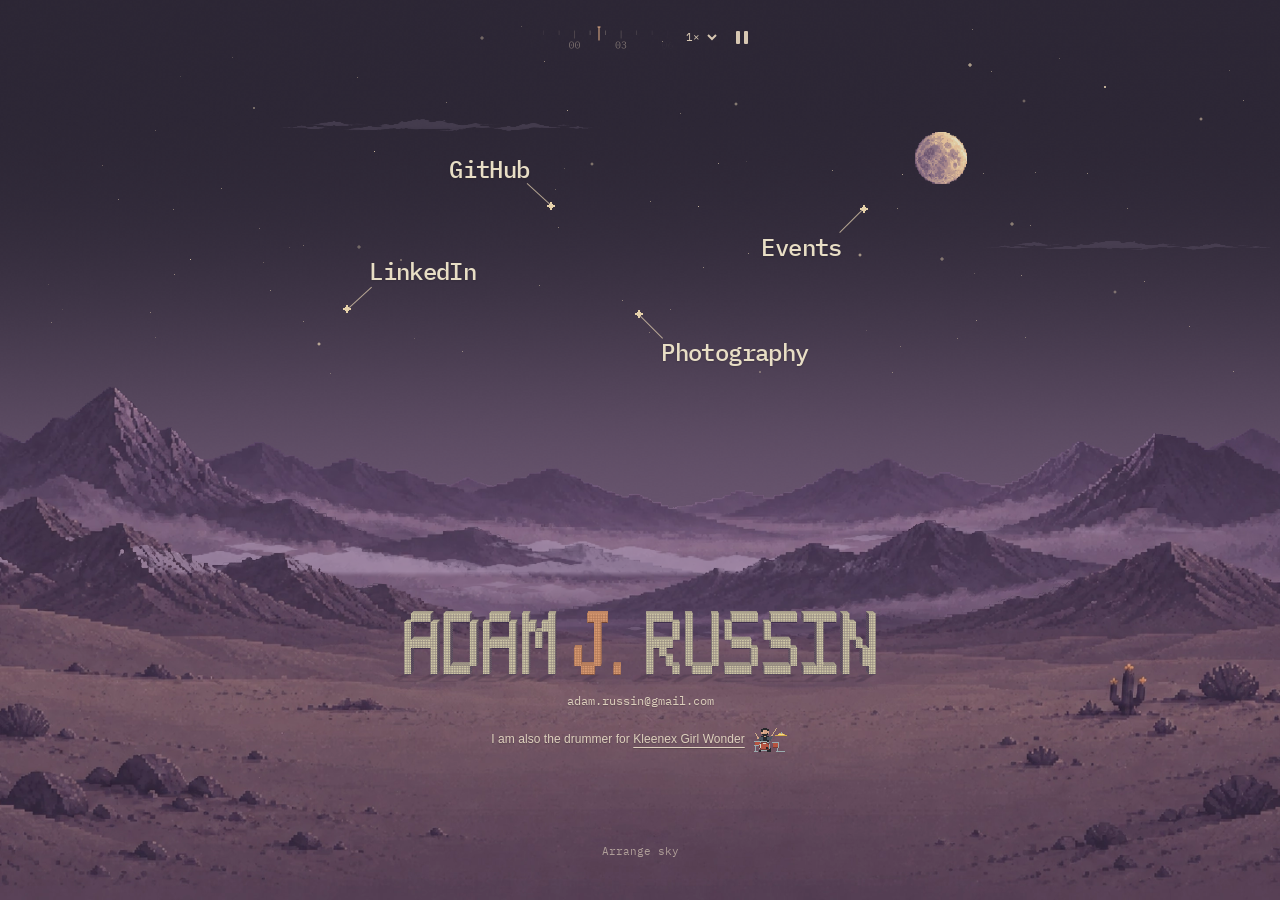
<file: vista/index.html>
<!doctype html>
<html lang="en">
<head>
  <meta charset="utf-8">
  <meta name="viewport" content="width=device-width, initial-scale=1">
  <meta name="robots" content="noindex,nofollow">
  <meta name="description" content="Personal website of Adam J. Russin — drummer for Kleenex Girl Wonder, photographer, and technology speaker.">
  <title>Adam J. Russin · Vista development</title>
  <link rel="icon" type="image/svg+xml" href="../favicon.svg">
  <link rel="apple-touch-icon" href="../apple-touch-icon.png">
  <!-- Show the complete opening vista before the animated renderer is ready. -->
  <link rel="preload" as="image" href="assets/opening-b76a98517983.webp" fetchpriority="high">
  <link rel="preload" as="image" href="assets/03cd3fed69d7.webp?v=20260911-daylight">
  <link rel="preload" as="image" href="assets/panorama-left-v1.webp?v=20260911-daylight">
  <link rel="preload" as="image" href="assets/panorama-right-v1.webp?v=20260911-daylight">
  <link rel="preload" as="image" href="assets/0c083a60182e.webp?v=20260911-daylight">
  <link rel="preload" as="image" href="assets/66a91181c39d.png?v=20260911-daylight">
  <link rel="preload" as="image" href="assets/cf4422e0bd45.png?v=20260911-daylight">
  <link rel="preload" as="fetch" href="sky.frag?v=20260911-daylight" crossorigin>
  <link rel="preload" as="fetch" href="assets/panorama-edges-v1.json?v=20260911-daylight" crossorigin>
  <link rel="preload" as="font" type="font/woff2" href="assets/ibm-plex-mono-latin-400.woff2" crossorigin>
  <link rel="preload" as="font" type="font/woff2" href="assets/ibm-plex-mono-latin-500.woff2" crossorigin>
  <link rel="stylesheet" href="style.css?v=20260911-daylight">
  <script defer src="content.js"></script>
  <script defer src="app.js?v=20260911-daylight"></script>
</head>
<body>
  <main aria-label="Adam J. Russin">
    <div id="adam-vista" data-layout="archive" data-open="false" data-name-pose="upright" aria-label="Living vista with continuous daylight">
  <div class="va-stage">
<div class="va-time-dock" aria-label="Sky time controls">
  <output hidden aria-hidden="true" class="va-time-value" aria-label="Time in the landscape">01:26</output>
  <div class="va-time-compass"><canvas width="300" height="76" aria-hidden="true"></canvas><input class="va-time-input" type="range" min="0" max="1" step="0.001" value="0.06" aria-label="Sky time; drag or throw to turn time" aria-valuetext="01:26"></div>
  <select class="va-time-speed" aria-label="Day and night cycle speed"><option value="1">1×</option><option value="6">6×</option><option value="18">18×</option></select>
  <button type="button" class="va-time-pause" aria-label="Pause sky motion" aria-pressed="false"><span class="va-pause-icon" aria-hidden="true"></span><span class="va-play-icon" aria-hidden="true"></span></button>
</div>

    <div class="va-landscape" aria-hidden="true"></div>
<div class="va-world" aria-hidden="true"><canvas class="va-world-light"></canvas><canvas class="va-world-accents"></canvas></div>
<canvas class="va-moon-layer" aria-hidden="true"></canvas>

    <div class="va-home">
      <nav class="va-sky-nav" aria-label="Main navigation">
        <a class="va-sky-link va-github" href="https://github.com/arussin" target="_blank" rel="noopener noreferrer"><span class="va-constellation" aria-hidden="true"><canvas width="160" height="100"></canvas><b></b><i></i></span>GitHub</a>
        <a class="va-sky-link va-linkedin" href="https://www.linkedin.com/in/adamrussin/" target="_blank" rel="noopener noreferrer"><span class="va-constellation" aria-hidden="true"><canvas width="160" height="100"></canvas><b></b><i></i></span>LinkedIn</a>
        <button class="va-sky-link va-events" type="button" data-view="events" aria-controls="va-reading" aria-expanded="false"><span class="va-constellation" aria-hidden="true"><canvas width="160" height="100"></canvas><b></b><i></i></span>Events</button>
        <button class="va-sky-link va-photography" type="button" data-view="photography" aria-controls="va-reading" aria-expanded="false"><span class="va-constellation" aria-hidden="true"><canvas width="160" height="100"></canvas><b></b><i></i></span>Photography</button>
      </nav>
      <div class="va-identity">
        <canvas class="va-name" width="1296" height="236" role="img" aria-label="Adam J. Russin">Adam J. Russin</canvas>
        <div class="va-credit">
          <a class="va-email" href="mailto:adam.russin@gmail.com">adam.russin@gmail.com</a>
          <div class="ajr-pixel-drummer" data-pixel-drummer>
  <button class="pd-play" type="button" aria-label="Play cymbal" data-tooltip="Play cymbal">
    <svg class="pd-art" xmlns="http://www.w3.org/2000/svg" width="110" height="76" viewBox="16 6 90 68" aria-hidden="true" focusable="false" shape-rendering="crispEdges">
      <path fill="var(--pd-shadow)" d="M20 70h76v2H20z"/>
      <path fill="var(--pd-hardware)" d="M85 31h2v37h-2zM77 68h8v2h-8zM87 68h8v2h-8zM75 70h4v2h-4zM93 70h4v2h-4z"/>
      <path fill="var(--pd-seat)" d="M35 43h24v4H35zM45 47h4v17h-4z"/>
      <path fill="var(--pd-shirt)" d="M36 32h20v17H36zM32 35h5v8h-5zM55 35h5v7h-5zM36 47h9v15h-9zM47 47h9v15h-9z"/>
      <path fill="var(--pd-cloth-light)" d="M37 33h3v12h-3zM52 34h3v8h-3zM36 59h9v3h-9zM48 59h8v3h-8z"/>
      <path fill="var(--pd-shoe)" d="M33 61h12v5H33zM48 61h13v5H48z"/>
      <g class="pd-head">
        <path fill="var(--pd-skin)" d="M39 15h14v14H39zM37 19h2v6h-2zM53 19h2v6h-2zM43 28h6v5h-6z"/>
        <path fill="var(--pd-hair)" d="M40 10h12v3H40zM37 13h18v6h-4v-3H40v6h-3zM39 26h3v3h-3zM51 24h3v5h-3zM42 27h10v3H42z"/>
        <path fill="var(--pd-skin-light)" d="M40 19h3v5h-3zM47 25h3v2h-3z"/>
        <path fill="var(--pd-hair)" d="M42 20h2v2h-2zM49 20h2v2h-2z"/>
      </g>
      <path fill="none" stroke="var(--pd-cloth-light)" stroke-width="5" stroke-linejoin="miter" d="M36 35L32 41L28 36"/>
      <path fill="none" stroke="var(--pd-stick)" stroke-width="2" d="M28 36L22 24"/>
      <path fill="var(--pd-skin)" d="M26 34h4v4h-4z"/>
      <path fill="var(--pd-hardware)" d="M19 43h20v3H19zM22 55h2v13h-2zM18 68h10v2H18z"/>
      <path fill="var(--pd-drum-dark)" d="M20 46h18v10H20z"/>
      <path fill="var(--pd-drum)" d="M21 47h15v7H21z"/>
      <path fill="var(--pd-hardware)" d="M19 54h20v2H19zM20 46h2v8h-2zM35 46h2v8h-2z"/>
      <path fill="var(--pd-hardware)" d="M64 46h17v3H64zM77 60h2v9h-2zM73 69h10v2H73z"/>
      <path fill="var(--pd-drum-dark)" d="M65 49h15v13H65z"/>
      <path fill="var(--pd-drum)" d="M66 49h12v10H66z"/>
      <path fill="var(--pd-hardware)" d="M64 60h17v2H64zM65 49h2v11h-2zM78 49h2v11h-2z"/>
      <path fill="var(--pd-hardware)" d="M37 44h15v2h4v4h3v13h-3v4h-4v2H37v-2h-4v-4h-3V50h3v-4h4z"/>
      <path fill="var(--pd-drum-dark)" d="M37 47h15v2h3v4h2v8h-2v4h-3v2H37v-2h-3v-4h-2v-8h2v-4h3z"/>
      <path fill="var(--pd-drum)" d="M38 48h13v2h3v4h1v6h-2v4H37v-3h-3v-8h2v-3h2z"/>
      <path fill="var(--pd-rim-light)" d="M40 49h8v2h-8zM33 52h2v8h-2zM36 65h4v2h-4z"/>
      <path fill="var(--pd-shoe)" d="M48 58h5v5h-5zM30 66h7v4h-7zM52 66h8v4h-8z"/>
      <path class="pd-arm-right" fill="none" stroke="var(--pd-cloth-light)" stroke-width="5" stroke-linejoin="miter" d="M54 35L59 40L64.2 29.5"/>
      <path class="pd-stick-right" fill="none" stroke="var(--pd-stick)" stroke-width="2" d="M64.2 29.5L74 12"/>
      <rect class="pd-hand-right" fill="var(--pd-skin)" x="62.2" y="27.5" width="4" height="4"/>
      <g class="pd-cymbal">
        <path class="pd-cymbal-metal" fill="var(--pd-gold)" d="M82 24h8v2h7v2h5v2H72v-2h6v-2h4z"/>
        <path class="pd-cymbal-edge" fill="var(--pd-gold-dark)" d="M74 30h26v2H74z"/>
        <path fill="var(--pd-gold-light)" d="M79 27h14v1H79zM75 28h7v1h-7z"/>
        <path fill="var(--pd-hardware)" d="M85 22h3v5h-3z"/>
      </g>
    </svg>
  </button>
  <p class="pd-copy">I am also the drummer for <a class="pd-band" href="https://kleenexgirlwonder.bandcamp.com/music" target="_blank" rel="noopener noreferrer">Kleenex Girl Wonder</a></p>
</div>
        </div>
      </div>
    </div>
    <section class="va-reading" id="va-reading" aria-label="Events and Photography" hidden>
      <header class="va-window-bar">
        <nav class="va-panel-tabs" aria-label="Sections"><span class="va-directory" aria-hidden="true">~/</span><button type="button" data-view="events">events</button><button type="button" data-view="photography">photography</button></nav>
        <button type="button" class="va-close" aria-label="Close overlay and return to the name">[ close ]</button>
      </header>
      <div class="va-content">
        <div class="va-heading"><h2>Events</h2><span class="va-record-count"></span></div>
        <div class="va-event-content"><div class="va-event-list"></div><button class="va-earlier" type="button">Earlier events</button></div>
        <div class="va-photo-content" hidden>
          <div class="va-photo-focus" hidden><div class="va-photo-focus-tools"><button type="button" class="va-sheet-return">[ contact sheet ]</button><div><button type="button" class="va-photo-prev" aria-label="Previous photograph">[ prev ]</button><button type="button" class="va-photo-next" aria-label="Next photograph">[ next ]</button></div></div><img class="va-full-photo" alt=""><span class="va-focus-index"></span></div>
          <div class="va-photo-grid"></div>
          <div class="va-photo-pager"><span></span><div><button class="va-sheet-prev" type="button">[ prev ]</button><button class="va-sheet-next" type="button">[ next ]</button></div></div>
        </div>
      </div>
      <footer class="va-window-foot"><span class="va-foot-path">/ events</span><span>Adam J. Russin</span></footer>
    </section>
  </div>
  <p class="va-announcement" aria-live="polite"></p>
</div>
  </main>
  <noscript><p class="no-script">This development scene needs JavaScript. Visit the existing <a href="../">home page</a>, <a href="../events/">events</a>, or <a href="../photography/">photography</a>.</p></noscript>
</body>
</html>
</file>
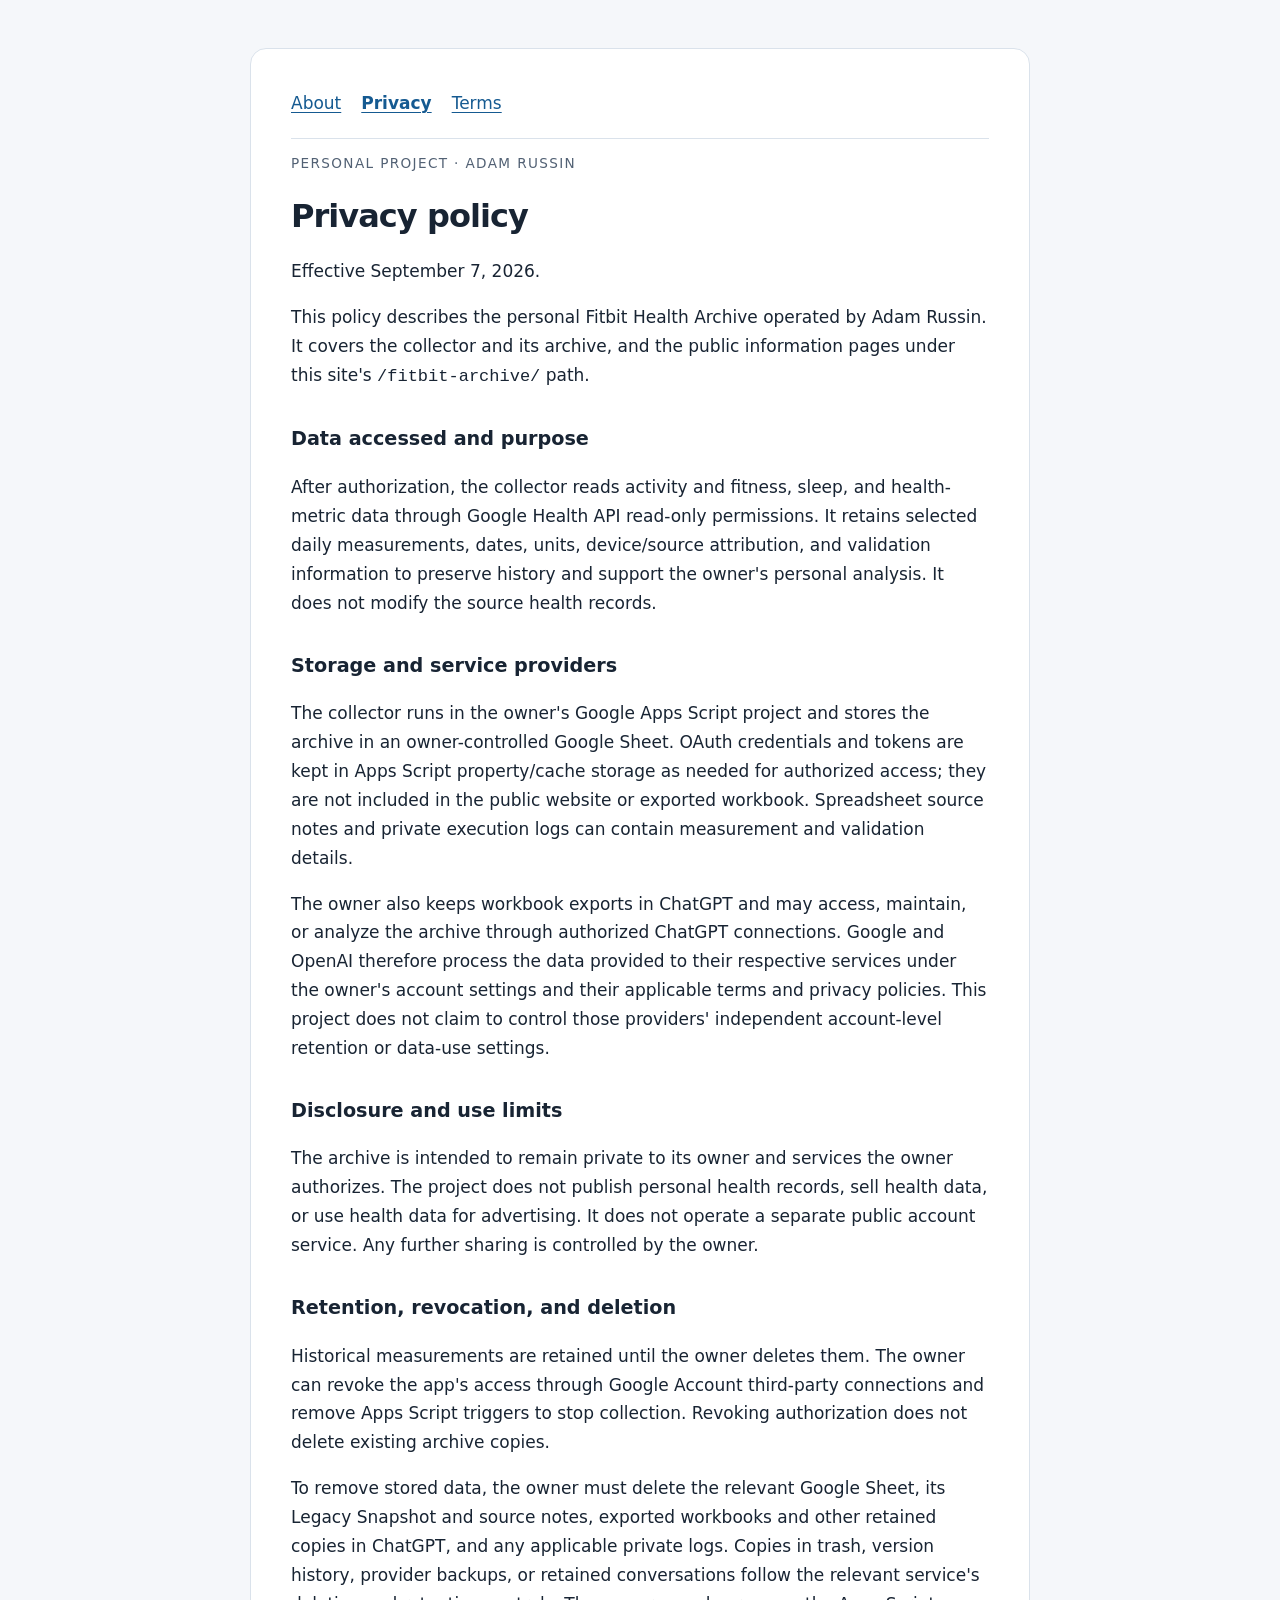
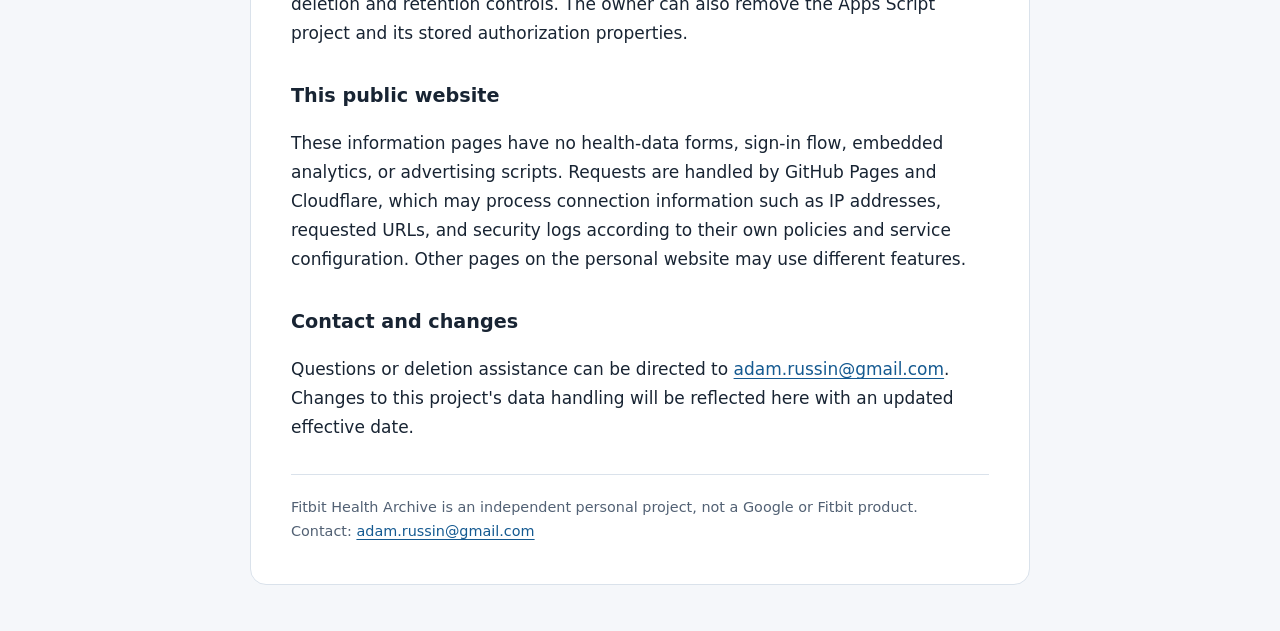
<file: fitbit-archive/privacy.html>
<!doctype html>
<html lang="en"><head><meta charset="utf-8"><meta name="viewport" content="width=device-width,initial-scale=1"><meta name="robots" content="noindex,follow"><title>Privacy policy | Fitbit Health Archive</title><meta name="description" content="Information about a private personal wearable-data archive operated by Adam Russin."><link rel="stylesheet" href="style.css"></head><body><main><nav aria-label="Archive information"><a href="./">About</a><a href="privacy.html" aria-current="page">Privacy</a><a href="terms.html">Terms</a></nav><p class="eyebrow">Personal project · Adam Russin</p><h1>Privacy policy</h1><p>Effective September 7, 2026.</p><p>This policy describes the personal Fitbit Health Archive operated by Adam Russin. It covers the collector and its archive, and the public information pages under this site's <code>/fitbit-archive/</code> path.</p><h2>Data accessed and purpose</h2><p>After authorization, the collector reads activity and fitness, sleep, and health-metric data through Google Health API read-only permissions. It retains selected daily measurements, dates, units, device/source attribution, and validation information to preserve history and support the owner's personal analysis. It does not modify the source health records.</p><h2>Storage and service providers</h2><p>The collector runs in the owner's Google Apps Script project and stores the archive in an owner-controlled Google Sheet. OAuth credentials and tokens are kept in Apps Script property/cache storage as needed for authorized access; they are not included in the public website or exported workbook. Spreadsheet source notes and private execution logs can contain measurement and validation details.</p><p>The owner also keeps workbook exports in ChatGPT and may access, maintain, or analyze the archive through authorized ChatGPT connections. Google and OpenAI therefore process the data provided to their respective services under the owner's account settings and their applicable terms and privacy policies. This project does not claim to control those providers' independent account-level retention or data-use settings.</p><h2>Disclosure and use limits</h2><p>The archive is intended to remain private to its owner and services the owner authorizes. The project does not publish personal health records, sell health data, or use health data for advertising. It does not operate a separate public account service. Any further sharing is controlled by the owner.</p><h2>Retention, revocation, and deletion</h2><p>Historical measurements are retained until the owner deletes them. The owner can revoke the app's access through Google Account third-party connections and remove Apps Script triggers to stop collection. Revoking authorization does not delete existing archive copies.</p><p>To remove stored data, the owner must delete the relevant Google Sheet, its Legacy Snapshot and source notes, exported workbooks and other retained copies in ChatGPT, and any applicable private logs. Copies in trash, version history, provider backups, or retained conversations follow the relevant service's deletion and retention controls. The owner can also remove the Apps Script project and its stored authorization properties.</p><h2>This public website</h2><p>These information pages have no health-data forms, sign-in flow, embedded analytics, or advertising scripts. Requests are handled by GitHub Pages and Cloudflare, which may process connection information such as IP addresses, requested URLs, and security logs according to their own policies and service configuration. Other pages on the personal website may use different features.</p><h2>Contact and changes</h2><p>Questions or deletion assistance can be directed to <a href="mailto:adam.russin@gmail.com">adam.russin@gmail.com</a>. Changes to this project's data handling will be reflected here with an updated effective date.</p><footer>Fitbit Health Archive is an independent personal project, not a Google or Fitbit product.<br>Contact: <a href="mailto:adam.russin@gmail.com">adam.russin@gmail.com</a></footer></main></body></html>
</file>
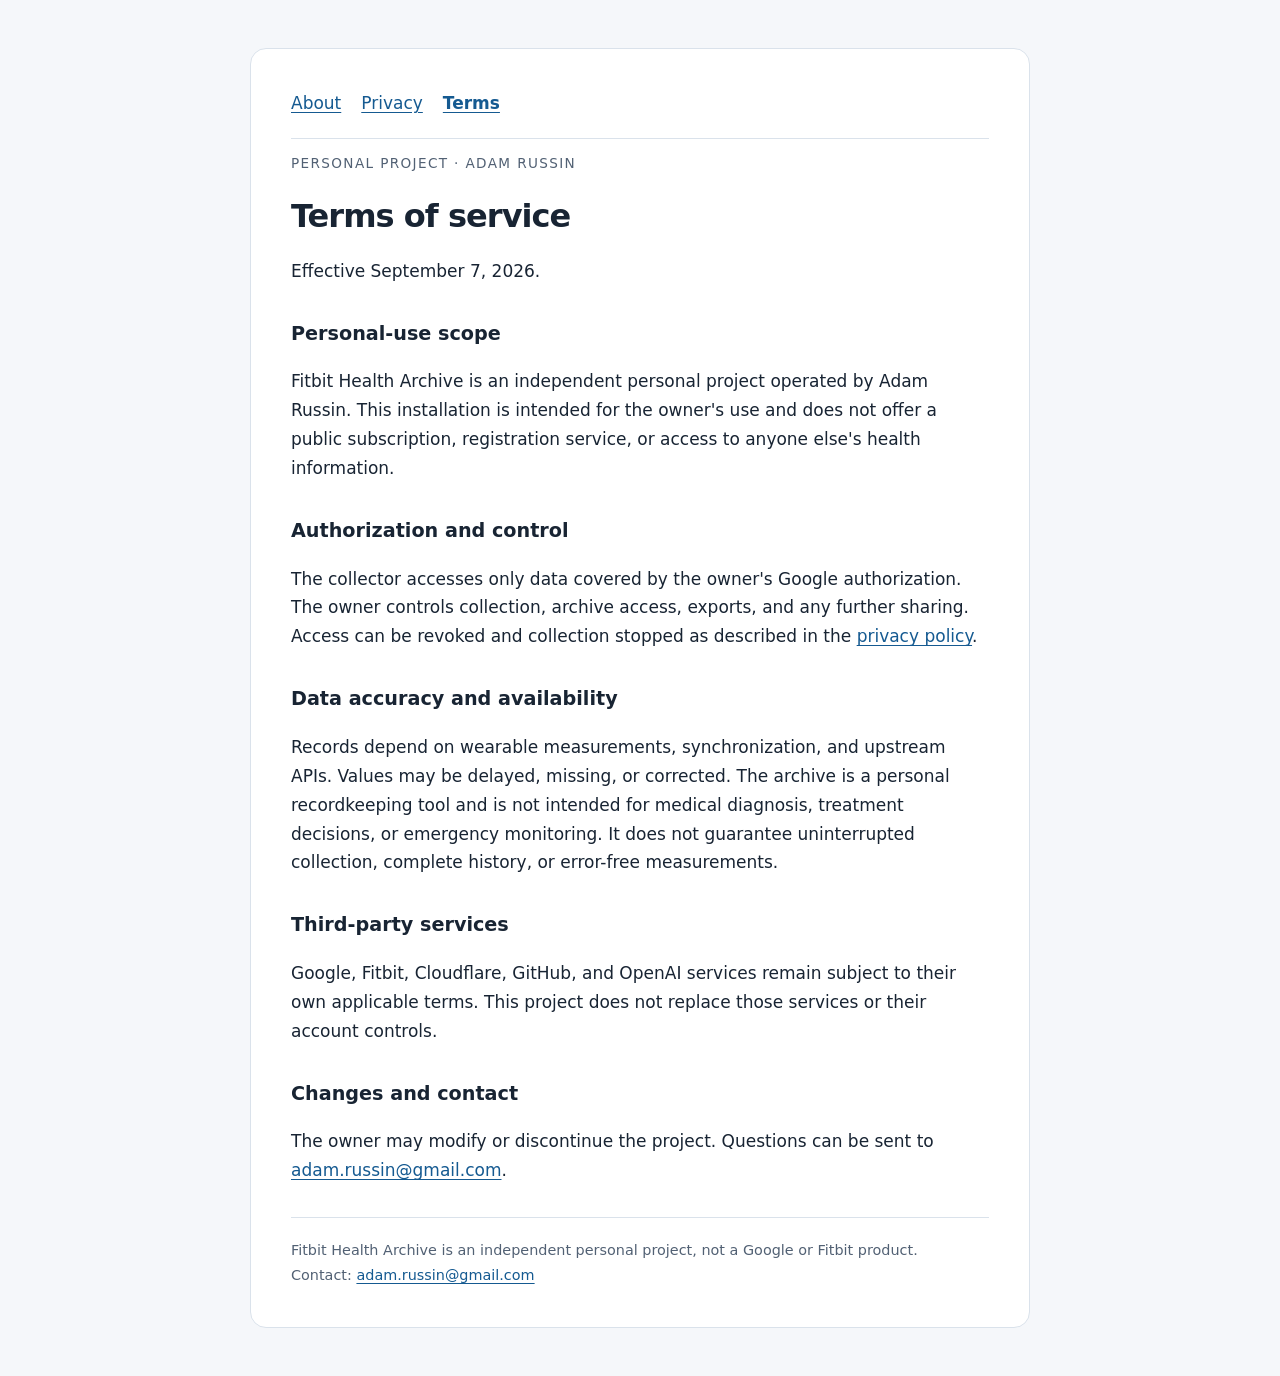
<file: fitbit-archive/terms.html>
<!doctype html>
<html lang="en"><head><meta charset="utf-8"><meta name="viewport" content="width=device-width,initial-scale=1"><meta name="robots" content="noindex,follow"><title>Terms of service | Fitbit Health Archive</title><meta name="description" content="Information about a private personal wearable-data archive operated by Adam Russin."><link rel="stylesheet" href="style.css"></head><body><main><nav aria-label="Archive information"><a href="./">About</a><a href="privacy.html">Privacy</a><a href="terms.html" aria-current="page">Terms</a></nav><p class="eyebrow">Personal project · Adam Russin</p><h1>Terms of service</h1><p>Effective September 7, 2026.</p><h2>Personal-use scope</h2><p>Fitbit Health Archive is an independent personal project operated by Adam Russin. This installation is intended for the owner's use and does not offer a public subscription, registration service, or access to anyone else's health information.</p><h2>Authorization and control</h2><p>The collector accesses only data covered by the owner's Google authorization. The owner controls collection, archive access, exports, and any further sharing. Access can be revoked and collection stopped as described in the <a href="privacy.html">privacy policy</a>.</p><h2>Data accuracy and availability</h2><p>Records depend on wearable measurements, synchronization, and upstream APIs. Values may be delayed, missing, or corrected. The archive is a personal recordkeeping tool and is not intended for medical diagnosis, treatment decisions, or emergency monitoring. It does not guarantee uninterrupted collection, complete history, or error-free measurements.</p><h2>Third-party services</h2><p>Google, Fitbit, Cloudflare, GitHub, and OpenAI services remain subject to their own applicable terms. This project does not replace those services or their account controls.</p><h2>Changes and contact</h2><p>The owner may modify or discontinue the project. Questions can be sent to <a href="mailto:adam.russin@gmail.com">adam.russin@gmail.com</a>.</p><footer>Fitbit Health Archive is an independent personal project, not a Google or Fitbit product.<br>Contact: <a href="mailto:adam.russin@gmail.com">adam.russin@gmail.com</a></footer></main></body></html>
</file>
<file: vista/style.css>
/* Self-hosted IBM Plex Mono (SIL Open Font License 1.1), Latin subset. */
@font-face{font-family:'IBM Plex Mono';font-style:normal;font-weight:400;font-display:swap;src:url(assets/ibm-plex-mono-latin-400.woff2) format('woff2')}
@font-face{font-family:'IBM Plex Mono';font-style:normal;font-weight:500;font-display:swap;src:url(assets/ibm-plex-mono-latin-500.woff2) format('woff2')}
/* Animate the inherited palette once, so hidden/new content shares the current
   color instead of starting its own delayed fade when a section is opened. */
@property --va-ink{syntax:'<color>';inherits:true;initial-value:#e7e5c7}
@property --va-soft{syntax:'<color>';inherits:true;initial-value:#c0b4bf}
@property --va-accent{syntax:'<color>';inherits:true;initial-value:#dd997d}
@property --va-glass{syntax:'<color>';inherits:true;initial-value:rgba(32,28,43,.89)}
@property --va-rule{syntax:'<color>';inherits:true;initial-value:#c4b39b35}
@property --va-playing{syntax:'<color>';inherits:true;initial-value:#a2bda5}
@property --va-speaking{syntax:'<color>';inherits:true;initial-value:#d7b985}
@property --va-attending{syntax:'<color>';inherits:true;initial-value:#a7bbcf}
#adam-vista{transition:--va-ink var(--va-ink-duration,1.6s) ease,--va-soft var(--va-ink-duration,1.6s) ease,--va-accent var(--va-ink-duration,1.6s) ease,--va-glass var(--va-ink-duration,1.6s) ease,--va-rule var(--va-ink-duration,1.6s) ease,--va-playing var(--va-ink-duration,1.6s) ease,--va-speaking var(--va-ink-duration,1.6s) ease,--va-attending var(--va-ink-duration,1.6s) ease}
@media(prefers-reduced-motion:reduce){#adam-vista{transition:none}}
#adam-vista{--va-ink:#e7e5c7;--va-soft:#c0b4bf;--va-rule:#c4b39b35;--va-accent:#dd997d;--va-glass:rgba(32,28,43,.89);--va-name-width:56%;position:relative;isolation:isolate;container-type:inline-size;background:#342b3e;color:var(--va-ink);font:400 12px/1.6 'IBM Plex Mono',monospace;color-scheme:dark;width:100%;overflow:clip}
#adam-vista *{box-sizing:border-box}
#adam-vista [hidden]{display:none!important}
#adam-vista button,#adam-vista a{-webkit-tap-highlight-color:transparent}
#adam-vista button{font:inherit;color:inherit;background:transparent;border:0;border-radius:0;box-shadow:none;cursor:pointer;padding:0}
#adam-vista a{color:inherit;text-decoration:none}
#adam-vista button:hover,#adam-vista a:hover{color:var(--va-accent)}
#adam-vista button:disabled{opacity:.3;cursor:default}
#adam-vista .va-stage{position:relative;min-height:680px;min-height:max(660px,66.666cqw);display:flow-root}
#adam-vista .va-landscape{position:absolute;inset:0;background-image:url('assets/opening-b76a98517983.webp');background-size:auto max(660px,66.666cqw);background-position:top center;background-repeat:no-repeat;background-color:#6d586c;pointer-events:none}
#adam-vista .va-home{position:absolute;inset:0;pointer-events:none}
#adam-vista .va-sky-nav{position:absolute;inset:0;transition:opacity .4s ease,transform .7s cubic-bezier(.22,1,.36,1)}
#adam-vista .va-sky-link{position:absolute;display:flex;align-items:center;justify-content:center;min-height:44px;font:500 clamp(17px,2.35cqw,24px)/1.4 'IBM Plex Mono',monospace;letter-spacing:-.65px;white-space:nowrap;padding:7px 2px;pointer-events:auto;text-shadow:0 1px 7px #2c233650}
#adam-vista .va-github{left:29%;top:24%}
#adam-vista .va-linkedin{left:39%;top:34.5%}
#adam-vista .va-events{left:59%;top:24.5%}
#adam-vista .va-photography{left:62%;top:35.5%}
#adam-vista .va-constellation{position:absolute;width:160px;height:100px;left:-52px;top:-40px;pointer-events:none}
#adam-vista .va-constellation canvas{position:absolute;inset:0;display:block;width:160px;height:100px;background:transparent;opacity:0;transition:opacity 1.3s ease}
#adam-vista .va-constellation b{position:absolute;left:35px;top:28px;width:4px;height:4px;background:#e6d1a9;box-shadow:0 0 7px #e4c9a324;transform:rotate(0);transition:box-shadow .4s}
#adam-vista .va-constellation b:before,#adam-vista .va-constellation b:after{content:'';position:absolute;background:inherit}
#adam-vista .va-constellation b:before{height:2px;width:8px;top:1px;left:-2px}
#adam-vista .va-constellation b:after{width:2px;height:8px;left:1px;top:-2px}
#adam-vista .va-constellation i{position:absolute;left:41px;top:38px;width:27px;border-top:1px solid #d5c0a36b;transform:rotate(48deg);transform-origin:left center}
#adam-vista .va-events .va-constellation{left:auto;right:-68px;top:-42px;transform:scaleX(-1)}
#adam-vista .va-photography .va-constellation{left:auto;right:-37px;top:7px;transform:scale(-1)}
#adam-vista .va-sky-link:hover .va-constellation canvas,#adam-vista .va-sky-link:focus-visible .va-constellation canvas{opacity:.72}
#adam-vista .va-sky-link:hover .va-constellation b{box-shadow:0 0 0 7px #edddba10,0 0 0 8px #edddba25}
#adam-vista .va-identity{position:absolute;left:0;right:0;top:71%;display:flex;align-items:center;flex-direction:column;pointer-events:none;transition:opacity .5s,left .8s,right .8s,top .8s}
#adam-vista .va-name{width:var(--va-name-width);max-width:660px;height:auto;aspect-ratio:1296/236;display:block;background:transparent;pointer-events:auto;touch-action:pan-y;outline-offset:5px}
#adam-vista .va-name:focus-visible{outline:1px dotted currentColor}
#adam-vista .va-credit{display:flex;flex-direction:column;align-items:center;color:#e0d0cc;max-width:calc(100% - 36px);margin-top:-5px;pointer-events:auto;transition:opacity .3s}
#adam-vista .va-email{font:400 12px/1.5 'IBM Plex Mono',monospace;display:flex;min-height:30px;align-items:center;letter-spacing:0}

#adam-vista .ajr-pixel-drummer{--pd-shirt:#262a30;--pd-cloth-light:#4d5660;--pd-hair:#27282b;--pd-shoe:#24272b;--pd-seat:#737b81;--pd-skin:#d4a285;--pd-skin-light:#e7bda1;--pd-stick:#e5c390;--pd-drum:#b65340;--pd-drum-dark:#743c37;--pd-hardware:#9aabae;--pd-rim-light:#d7ddce;--pd-gold:#d5ac4a;--pd-gold-dark:#927332;--pd-gold-light:#f7d987;--pd-shadow:#77777736;display:flex;align-items:center;justify-content:center;gap:12px;flex-wrap:wrap;color:inherit}
#adam-vista .ajr-pixel-drummer .pd-play{display:block;flex:0 0 110px;width:110px;height:76px;padding:0;margin:0;background:transparent;border:0;border-radius:0;color:inherit;cursor:pointer;-webkit-tap-highlight-color:transparent;touch-action:manipulation}
#adam-vista .ajr-pixel-drummer .pd-art{display:block;width:110px;height:76px;overflow:visible;image-rendering:pixelated;pointer-events:none}
#adam-vista .ajr-pixel-drummer .pd-copy{flex:0 1 auto;max-width:34ch;margin:0;padding:0;font:inherit;line-height:1.65;text-wrap:balance}
#adam-vista .ajr-pixel-drummer .pd-band{color:inherit;text-decoration:underline;text-underline-offset:4px;display:inline;padding:8px 0}
#adam-vista .ajr-pixel-drummer[data-pd-feedback=true] .pd-cymbal-metal{fill:var(--pd-gold-light)}
#adam-vista .ajr-pixel-drummer[data-pd-feedback=true] .pd-cymbal-edge{fill:var(--pd-gold)}

/* A fixed drummer column keeps the kit beside the entire credit at every width. */
#adam-vista .ajr-pixel-drummer{
  display:grid;
  grid-template-columns:minmax(0,1fr) 44px;
  align-items:center;
  justify-content:end;
  gap:8px;
  width:max-content;
  max-width:100%;
  min-width:0;
  color:inherit;
}
#adam-vista .ajr-pixel-drummer .pd-copy{
  grid-column:1;
  grid-row:1;
  width:auto;
  min-width:0;
  max-width:none;
  margin:0;
  padding:0;
  font:400 11px/1.65 'IBM Plex Mono',monospace;
  text-align:right;
  white-space:normal;
  text-wrap:wrap;
  overflow-wrap:normal;
  word-break:normal;
  color:inherit;
}
#adam-vista .ajr-pixel-drummer .pd-band{
  display:inline-block;
  white-space:nowrap;
  color:inherit;
  padding:0;
  text-decoration-color:currentColor;
  text-underline-offset:4px;
  text-decoration-thickness:1px;
}
#adam-vista .ajr-pixel-drummer .pd-play{
  grid-column:2;
  grid-row:1;
  display:flex;
  align-items:center;
  justify-content:center;
  width:44px;
  height:44px;
  min-width:44px;
  min-height:44px;
  margin:0;
  padding:0;
  border:0;
  background:transparent;
  color:inherit;
}
#adam-vista .ajr-pixel-drummer .pd-art{
  display:block;
  flex:none;
  width:44px;
  height:auto;
  max-width:none;
  aspect-ratio:110/76;
}

#adam-vista .ajr-pixel-drummer{gap:8px;color:#d2c6cd}
#adam-vista .ajr-pixel-drummer .pd-copy{font-family:Arial,sans-serif;font-size:12px;letter-spacing:.05px;text-align:right;line-height:1.65}
#adam-vista .ajr-pixel-drummer .pd-band{color:var(--va-ink);text-decoration:underline;text-underline-offset:4px}
#adam-vista[data-open=true] .va-sky-nav{opacity:0;transform:translateY(-10px)}
#adam-vista[data-open=true] .va-identity{opacity:.32}
#adam-vista[data-open=true] .va-credit{opacity:0;pointer-events:none}
#adam-vista .va-reading{position:relative;z-index:3;width:79%;max-width:860px;margin:105px auto 70px;background:var(--va-glass);backdrop-filter:blur(5px);-webkit-backdrop-filter:blur(5px);border:1px solid var(--va-rule);box-shadow:0 20px 65px #20192840;color:var(--va-ink)}
#adam-vista .va-reading:before,#adam-vista .va-reading:after{content:'';position:absolute;width:12px;height:12px;pointer-events:none;border-color:#c0b3977a}
#adam-vista .va-reading:before{left:-1px;top:-1px;border-left:1px solid;border-top:1px solid}
#adam-vista .va-reading:after{right:-1px;bottom:-1px;border-right:1px solid;border-bottom:1px solid}
#adam-vista .va-window-bar{display:flex;align-items:center;justify-content:space-between;gap:12px;padding:0 24px;min-height:50px;border-bottom:1px solid var(--va-rule)}
#adam-vista .va-panel-tabs{display:flex;gap:20px;align-items:center;min-width:0}
#adam-vista .va-panel-tabs :is(button,a){min-height:44px;display:inline-flex;align-items:center;color:var(--va-soft);position:relative}
#adam-vista .va-panel-tabs [aria-current=page]{color:var(--va-ink)}
#adam-vista .va-panel-tabs [aria-current=page]:after{content:'';position:absolute;left:0;right:0;bottom:0;border-bottom:1px solid #d9b889}
#adam-vista .va-directory{color:var(--va-accent);margin-right:-12px}
#adam-vista .va-close{color:var(--va-soft);white-space:nowrap;min-height:44px;font-size:11px}
#adam-vista .va-content{padding:27px 30px 20px}
#adam-vista .va-heading{display:flex;align-items:baseline;justify-content:space-between;gap:10px;flex-wrap:wrap;margin-bottom:18px}
#adam-vista h2{font:400 27px/1.25 'IBM Plex Mono',monospace;letter-spacing:-1.2px;margin:0}
#adam-vista .va-record-count{font-size:11px;color:var(--va-soft)}
#adam-vista .va-era{font-size:11px;font-weight:400;letter-spacing:.08em;color:var(--va-soft);margin:20px 0 1px;padding-bottom:4px;border-bottom:1px solid var(--va-rule)}
#adam-vista .va-era:first-child{margin-top:0}
#adam-vista .va-event{display:grid;grid-template-columns:76px minmax(0,1fr);gap:19px;padding:16px 0;border-bottom:1px solid #d9cbb30e}
#adam-vista .va-event time{font-size:13px;font-weight:400;line-height:1.6;white-space:nowrap;padding-top:17px}
#adam-vista .va-event time span{display:block;font-size:11px;color:var(--va-soft)}
#adam-vista .va-event details{background:transparent;margin:0;padding:0;border:0}
#adam-vista .va-event summary{list-style:none;cursor:pointer;padding:0;margin:0;min-height:44px}
#adam-vista .va-event summary::-webkit-details-marker{display:none}
#adam-vista .va-kind{display:flex;gap:7px;align-items:center;font-size:11px;line-height:1.5;color:#a2bda5}
#adam-vista .va-kind:before{content:'';width:4px;height:4px;background:currentColor;flex:none}
#adam-vista [data-kind=speaking] .va-kind{color:#d7b985}
#adam-vista [data-kind=attending] .va-kind{color:#a7bbcf}
#adam-vista .va-event h3{font:400 15px/1.55 'IBM Plex Mono',monospace;letter-spacing:-.25px;margin:3px 0}
#adam-vista .va-event summary:hover h3{color:var(--va-accent)}
#adam-vista .va-venue{font:400 12px/1.6 Arial,sans-serif;color:var(--va-soft)}
#adam-vista .va-event-detail{padding-top:10px;max-width:65ch}
#adam-vista .va-event-detail p{font:400 13px/1.6 Arial,sans-serif;color:var(--va-soft);margin:0 0 5px}
#adam-vista .va-event-detail a{display:inline-flex;align-items:center;min-height:36px;font-size:11px;text-decoration:underline;text-underline-offset:4px;color:var(--va-ink);margin-right:18px}
#adam-vista .va-earlier{font-size:11px;min-height:44px;margin-top:7px;color:var(--va-soft)}
#adam-vista .va-window-foot{display:flex;justify-content:space-between;gap:12px;padding:10px 24px;border-top:1px solid var(--va-rule);font-size:11px;color:var(--va-soft)}
#adam-vista .va-foot-path{color:#d0bf9d}
#adam-vista .va-photo-grid{display:grid;grid-template-columns:repeat(3,minmax(0,1fr));align-items:start;gap:23px 18px;margin-top:23px}
#adam-vista .va-photo{display:block;width:100%;min-width:0;text-align:left}
#adam-vista .va-photo img{display:block;width:100%;height:auto;aspect-ratio:4/3;object-fit:contain;background:transparent;transition:filter .25s;filter:saturate(.84)}
#adam-vista .va-photo:hover img{filter:saturate(1)}
#adam-vista .va-photo span{display:flex;justify-content:space-between;gap:5px;margin-top:7px;font-size:11px;color:var(--va-soft);line-height:1.5}
#adam-vista .va-photo span em{font-style:normal;color:#a99fab;font-size:10px}
#adam-vista .va-photo-pager{display:flex;gap:10px;align-items:center;justify-content:space-between;margin-top:22px;font-size:11px;color:var(--va-soft)}
#adam-vista .va-photo-pager>div,#adam-vista .va-photo-focus-tools>div{display:flex;gap:16px}
#adam-vista .va-photo-pager button,#adam-vista .va-photo-focus-tools button{min-height:44px;font-size:11px}
#adam-vista .va-photo-focus-tools{display:flex;align-items:center;justify-content:space-between;gap:10px;flex-wrap:wrap;margin-bottom:12px}
/* Keep the enlarged photograph and its controls within one screen. */
#adam-vista .va-photo-focus{scroll-margin:10px 0}
#adam-vista .va-full-photo{display:block;width:100%;height:auto;max-height:clamp(220px,calc(100svh - 124px),570px);object-fit:contain;background:transparent}
#adam-vista .va-focus-index{display:block;font-size:11px;color:var(--va-soft);margin-top:12px;text-align:center}
#adam-vista[data-layout=drawer] .va-reading{width:90%;max-width:none;margin-top:250px;margin-bottom:30px;border-left:0;border-right:0;box-shadow:0 -15px 65px #21182f30;backdrop-filter:blur(3px)}
#adam-vista[data-layout=drawer] .va-reading:before,#adam-vista[data-layout=drawer] .va-reading:after{display:none}
#adam-vista[data-layout=drawer] .va-window-bar{padding-inline:30px;border-bottom:0}
#adam-vista[data-layout=drawer] .va-content{padding-top:8px}
#adam-vista[data-layout=drawer] .va-event{grid-template-columns:95px minmax(0,1fr);padding:11px 0}
#adam-vista[data-layout=drawer] .va-event summary{display:grid;grid-template-columns:minmax(0,1.3fr) minmax(0,1fr);column-gap:20px}
#adam-vista[data-layout=drawer] .va-kind{grid-column:1/-1}
#adam-vista[data-layout=drawer] .va-venue{align-self:center}
#adam-vista[data-layout=drawer] .va-photo-grid{grid-template-columns:repeat(3,minmax(0,1fr));gap:18px 26px}
#adam-vista[data-layout=folio] .va-reading{width:54%;margin:82px 5% 60px auto;max-width:none;border:0;border-left:1px solid #c1b09360;box-shadow:-14px 0 55px #261e3525}
#adam-vista[data-layout=folio] .va-reading:before{height:54px;width:0;left:-1px;border-left-color:#d9c091;border-top:0}
#adam-vista[data-layout=folio] .va-reading:after{display:none}
#adam-vista[data-layout=folio] .va-window-bar{padding-inline:22px;gap:8px}
#adam-vista[data-layout=folio] .va-panel-tabs{gap:14px}
#adam-vista[data-layout=folio] .va-content{padding-inline:24px}
#adam-vista[data-layout=folio] .va-heading{align-items:start;flex-direction:column;gap:7px}
#adam-vista[data-layout=folio] .va-event{grid-template-columns:62px minmax(0,1fr);gap:12px}
#adam-vista[data-layout=folio] .va-event h3{font-size:14px}
#adam-vista[data-layout=folio] .va-photo-grid{grid-template-columns:repeat(2,minmax(0,1fr));gap:22px 16px}
#adam-vista[data-layout=folio] .va-photo span em{display:none}
#adam-vista[data-layout=folio][data-open=true] .va-identity{left:1%;right:60%;top:69%;opacity:.75}
#adam-vista[data-layout=folio][data-open=true] .va-name{width:100%}
#adam-vista .va-announcement{position:absolute;width:1px;height:1px;clip-path:inset(50%);overflow:hidden;white-space:nowrap;margin:0}
@container(max-width:700px){
 #adam-vista .va-stage{min-height:650px}
 #adam-vista .va-landscape{background-size:auto 650px;background-position:center top}
 #adam-vista .va-github{left:20%;top:23%}
 #adam-vista .va-linkedin{left:29%;top:36%}
 #adam-vista .va-events{left:64%;top:24%}
 #adam-vista .va-photography{left:57%;top:37%}
 #adam-vista .va-identity{top:72%}
 #adam-vista .va-name{width:84%;max-width:520px}
 #adam-vista .va-reading{width:90%;margin-top:78px}
 #adam-vista .va-content{padding:23px}
 #adam-vista .va-photo-grid{gap:20px 12px}
 #adam-vista .va-photo span em{display:none}
 #adam-vista[data-layout=drawer] .va-reading{width:96%;margin-top:210px}
 #adam-vista[data-layout=drawer] .va-event summary{display:block}
 #adam-vista[data-layout=folio] .va-reading{width:72%;margin-right:3%}
 #adam-vista[data-layout=folio][data-open=true] .va-identity{opacity:.15;left:0;right:0}
}
@container(max-width:460px){
 #adam-vista .va-stage{min-height:680px}
 #adam-vista .va-landscape{background-size:auto 680px}
 #adam-vista .va-sky-link{font-size:17px;letter-spacing:-.7px}
 #adam-vista .va-github{left:14%;top:25%}
 #adam-vista .va-linkedin{left:19%;top:39%}
 #adam-vista .va-events{left:62%;top:25.5%}
 #adam-vista .va-photography{left:53%;top:41%}
 #adam-vista .va-constellation{transform:scale(.8);transform-origin:60px 60px}
 #adam-vista .va-events .va-constellation{right:-43px;transform:scale(-.8,.8)}
 #adam-vista .va-photography .va-constellation{right:-11px;transform:scale(-.8)}
 #adam-vista .va-identity{top:74%;gap:11px}
 #adam-vista .va-name{width:94%}
 #adam-vista .va-credit{max-width:calc(100% - 30px);gap:2px}
 #adam-vista .va-email{font-size:11px;min-height:36px}
 #adam-vista .ajr-pixel-drummer .pd-copy{font-size:11px}
 #adam-vista .va-reading,#adam-vista[data-layout=folio] .va-reading{width:calc(100% - 26px);margin:70px 13px 28px}
 #adam-vista .va-window-bar,#adam-vista[data-layout=folio] .va-window-bar,#adam-vista[data-layout=drawer] .va-window-bar{padding-inline:15px;gap:8px}
 #adam-vista .va-directory{display:none}
 #adam-vista .va-panel-tabs{gap:15px;font-size:11px}
 #adam-vista .va-close{font-size:11px}
 #adam-vista .va-content,#adam-vista[data-layout=folio] .va-content{padding:20px 16px}
 #adam-vista .va-heading{align-items:start;flex-direction:column;gap:7px}
 #adam-vista .va-event,#adam-vista[data-layout=folio] .va-event,#adam-vista[data-layout=drawer] .va-event{grid-template-columns:55px minmax(0,1fr);gap:12px}
 #adam-vista .va-event h3{font-size:13px}
 #adam-vista .va-event time{font-size:12px}
 #adam-vista .va-window-foot{padding-inline:16px;font-size:10px}
 #adam-vista .va-photo-grid,#adam-vista[data-layout=drawer] .va-photo-grid{grid-template-columns:repeat(2,minmax(0,1fr));gap:20px 14px}
 #adam-vista[data-layout=drawer] .va-reading{width:calc(100% - 16px);margin:170px 8px 20px}
}
@media(prefers-reduced-motion:reduce){#adam-vista *{transition:none!important;animation:none!important}}

#adam-vista{--va-sky-ink:#e7e5c7;--va-night:1;--va-day:0;--va-ground-ink:#d2c6cd;--va-playing:#a2bda5;--va-speaking:#d7b985;--va-attending:#a7bbcf;--va-scene-height:max(700px,66.666cqw);--va-dock-ink:#d7c7b2}
#adam-vista .va-stage{min-height:var(--va-scene-height)}
#adam-vista .va-landscape{background-size:auto var(--va-scene-height)}
#adam-vista .va-world{position:absolute;inset:0 0 auto;height:var(--va-scene-height);pointer-events:none;opacity:0}
#adam-vista[data-sky-ready=true] .va-world{opacity:1}
#adam-vista[data-sky-ready=true] .va-landscape{background-image:none;background-color:var(--va-ground-color,#756077)}
#adam-vista .va-world canvas{display:block;position:absolute;inset:0;width:100%;height:100%;background:transparent;pointer-events:none}
#adam-vista .va-sky-art{position:absolute;inset:0 0 auto;height:var(--va-scene-height);z-index:1;pointer-events:none;transition:opacity .5s ease}
#adam-vista .va-moon-layer{display:block;position:absolute;inset:0 0 auto;width:100%;height:var(--va-scene-height);z-index:2;background:transparent;pointer-events:none;opacity:0}
#adam-vista[data-sky-ready=true] .va-moon-layer{opacity:1}
#adam-vista .va-sky-nav{z-index:3}
#adam-vista .va-reading{z-index:4}
#adam-vista[data-open=true] .va-sky-art{opacity:0}
#adam-vista .va-sky-art [data-active=true] canvas{opacity:calc(var(--va-night) * .72)}
#adam-vista .va-sky-art [data-active=true] b{box-shadow:0 0 0 7px #edddba10,0 0 0 8px #edddba25}
#adam-vista .va-sky-link{color:var(--va-sky-ink);text-shadow:none}
#adam-vista .va-sky-link:hover{color:var(--va-accent)}
#adam-vista .va-identity{top:70.8%}
#adam-vista .va-credit{margin-top:-24px;color:var(--va-ground-ink);text-shadow:0 1px 1px var(--va-type-edge);transition:opacity .3s,color var(--va-ink-duration,1.6s) ease,text-shadow var(--va-ink-duration,1.6s) ease}
#adam-vista .ajr-pixel-drummer,#adam-vista .ajr-pixel-drummer .pd-band{color:inherit}
#adam-vista .va-credit a{transition:filter .35s ease}
#adam-vista .va-credit a:hover,#adam-vista .va-credit a:focus-visible{color:inherit;filter:brightness(1.1)}
#adam-vista .va-constellation b,#adam-vista .va-constellation i{opacity:var(--va-night)}
#adam-vista .va-constellation canvas{opacity:0}
#adam-vista .va-sky-link:hover .va-constellation canvas,#adam-vista .va-sky-link:focus-visible .va-constellation canvas{opacity:calc(var(--va-night) * .72)}
#adam-vista .va-link-cloud{position:absolute;left:0;top:17px;width:80px;height:30px;object-fit:contain;opacity:var(--va-day);pointer-events:none;transform:translate(var(--cloud-x,0px),var(--cloud-y,0px));filter:brightness(var(--va-cloud-light,1));transition:filter 1s}
#adam-vista .va-events .va-link-cloud{transform:scaleX(-1) translate(var(--cloud-x,0px),var(--cloud-y,0px))}
#adam-vista .va-photography .va-link-cloud{transform:scale(-1) translate(var(--cloud-x,0px),var(--cloud-y,0px))}
#adam-vista .va-event .va-kind{color:var(--va-playing)}
#adam-vista .va-event[data-kind=speaking] .va-kind{color:var(--va-speaking)}
#adam-vista .va-event[data-kind=attending] .va-kind{color:var(--va-attending)}
#adam-vista .va-foot-path,#adam-vista .va-photo span em{color:var(--va-soft)}
#adam-vista .va-time-dock{position:absolute;top:calc(var(--va-scene-height) - 42px);left:50%;z-index:5;transform:translateX(-50%);display:flex;align-items:center;gap:8px;max-width:calc(100% - 24px);height:38px;color:var(--va-dock-ink);font:400 11px/1.4 'IBM Plex Mono',monospace;transition:top .7s cubic-bezier(.22,1,.36,1)}
#adam-vista[data-open=true] .va-time-dock{top:18px}
#adam-vista .va-time-value{display:block;min-width:37px;white-space:nowrap;font:inherit;font-variant-numeric:tabular-nums}
#adam-vista .va-time-compass{position:relative;width:150px;height:38px;flex:none}
#adam-vista .va-time-compass canvas{position:absolute;inset:0;width:150px;height:38px;pointer-events:none;background:transparent}
#adam-vista .va-time-input{position:absolute;inset:0;display:block;width:150px;height:38px;padding:0;margin:0;border:0;border-radius:0;background:transparent;appearance:none;-webkit-appearance:none;cursor:ew-resize;touch-action:pan-y;color:inherit;box-shadow:none}
#adam-vista .va-time-input::-webkit-slider-runnable-track{height:1px;background:transparent;border:0}
#adam-vista .va-time-input::-webkit-slider-thumb{appearance:none;-webkit-appearance:none;width:1px;height:1px;background:transparent;border:0}
#adam-vista .va-time-input::-moz-range-track{height:1px;background:transparent;border:0}
#adam-vista .va-time-input::-moz-range-thumb{width:1px;height:1px;background:transparent;border:0}
#adam-vista .va-time-speed{font:inherit;color:inherit;background:transparent;border:0;padding:0;width:38px;height:38px;cursor:pointer;box-shadow:none;border-radius:0}
#adam-vista .va-time-speed option{background:#302939;color:#e7e5c7}
#adam-vista .va-time-pause{display:grid;place-items:center;flex:none;width:28px;height:38px;font-size:12px;color:inherit}
@container(max-width:700px){#adam-vista{--va-scene-height:670px}#adam-vista .va-identity{top:71%}#adam-vista .va-credit{margin-top:-12px}}
@container(max-width:460px){#adam-vista{--va-scene-height:700px}#adam-vista .va-identity{top:73.5%;gap:8px}#adam-vista .va-credit{margin-top:-10px}#adam-vista .va-time-dock{gap:7px}#adam-vista .va-time-compass,#adam-vista .va-time-input,#adam-vista .va-time-compass canvas{width:132px}#adam-vista .va-time-speed{width:35px}#adam-vista .va-time-pause{width:25px}}
@media(pointer:coarse){#adam-vista .va-time-dock,#adam-vista .va-time-input,#adam-vista .va-time-compass,#adam-vista .va-time-speed,#adam-vista .va-time-pause{height:44px}#adam-vista .va-time-pause{min-width:32px}#adam-vista .va-time-compass canvas{top:3px}}


#adam-vista .va-name{max-width:594px}
#adam-vista .va-credit{margin-top:-20px}
#adam-vista .va-linkedin .va-constellation{left:auto;right:-68px;top:-40px;transform:scaleX(-1)}
#adam-vista .va-linkedin .va-link-cloud{transform:scaleX(-1) translate(var(--cloud-x,0px),var(--cloud-y,0px))}
#adam-vista .va-photography .va-constellation{top:-12px}
#adam-vista .va-time-dock,#adam-vista[data-open=true] .va-time-dock{top:18px;transition:none}
#adam-vista .va-sky-link{color:var(--va-link-ink,var(--va-sky-ink))}
#adam-vista .va-sky-link:hover,#adam-vista .va-sky-link:focus-visible{color:var(--va-link-hover,var(--va-link-ink))}
@container(max-width:700px){
 #adam-vista .va-name{width:76%;max-width:468px}
 #adam-vista .va-credit{margin-top:-10px}
}
@container(max-width:460px){
 #adam-vista .va-name{width:84%}
 #adam-vista .va-linkedin .va-constellation{right:-60px;transform:scale(-.8,.8);transform-origin:center}
 #adam-vista .va-credit{margin-top:-7px}
 #adam-vista .va-time-dock,#adam-vista[data-open=true] .va-time-dock{top:12px}
}


#adam-vista .va-sky-link{color:var(--va-link-ink);text-shadow:0 1px 1.5px var(--va-link-halo);transition:color .12s ease,text-shadow .12s ease}
#adam-vista .va-constellation i{opacity:1;border-color:var(--va-connector-color,#d5c0a3);transition:border-color .12s ease}
#adam-vista .va-link-cloud{transition:none}


#adam-vista .va-sky-link{transition:color .6s ease,text-shadow .6s ease}
#adam-vista .va-constellation i{transition:border-color .6s ease}
#adam-vista .ajr-pixel-drummer{grid-template-columns:minmax(0,auto) 36px;justify-content:center;align-items:center;gap:8px;margin-inline:auto}
#adam-vista .ajr-pixel-drummer .pd-copy{text-align:center;text-wrap:balance}
#adam-vista .ajr-pixel-drummer .pd-play{justify-self:center;align-self:center}
#adam-vista .ajr-pixel-drummer .pd-art{width:36px;height:auto;aspect-ratio:90/68}


/* One scene coordinate system: reading content never stretches the vista. */
#adam-vista{--va-scene-height:max(700px,66.666cqw)}
#adam-vista .va-stage{min-height:var(--va-scene-height)}
#adam-vista .va-home{inset:0 0 auto;height:var(--va-scene-height)}
#adam-vista .va-landscape{background-size:auto var(--va-scene-height);background-position:calc(50% - var(--va-camera-shift,0px)) top}
#adam-vista .va-sky-nav{inset:0 auto auto 50%;width:min(86%,800px);height:100%;transform:translateX(-50%);transition:opacity .5s ease}
#adam-vista[data-open=true] .va-sky-nav{transform:translateX(-50%)}
#adam-vista .va-sky-link{transform:translateX(-50%);font-size:clamp(17px,2.35cqw,24px)}
/* Match createSkyLayout's authored defaults on the very first paint. */
#adam-vista .va-github{left:31.16%;top:16.21%}
#adam-vista .va-linkedin{left:22.83%;top:27.61%}
#adam-vista .va-events{left:70.19%;top:24.93%}
#adam-vista .va-photography{left:61.86%;top:36.57%}
#adam-vista .va-identity{left:0;right:0;top:calc(var(--va-scene-height) * .708 + clamp(0px,30px - 3cqw,21px));gap:0;transition:opacity .5s ease}
#adam-vista .va-name{width:min(594px,calc(100% - 48px),max(var(--va-name-width),420px));max-width:none}
#adam-vista .va-credit{margin-top:clamp(-20px,-2cqw,-7px);gap:2px}
#adam-vista .va-constellation{transform:scale(.88);transform-origin:37px 30px}
#adam-vista .va-events .va-constellation,#adam-vista .va-linkedin .va-constellation{left:auto;right:-58px;top:-40px;transform:scale(-.88,.88);transform-origin:center}
#adam-vista .va-photography .va-constellation{left:auto;right:-29px;top:-12px;transform:scale(-.88);transform-origin:center}
#adam-vista .va-reading{width:min(860px,calc(100% - clamp(20px,4cqw,72px)));margin:clamp(72px,9cqw,105px) auto 36px;backdrop-filter:blur(2px);-webkit-backdrop-filter:blur(2px);overflow:clip}
#adam-vista .va-content{overflow-wrap:anywhere}
#adam-vista .va-window-bar{gap:8px}
#adam-vista .va-photo-grid{grid-template-columns:repeat(3,minmax(0,1fr))}
#adam-vista .va-full-photo{aspect-ratio:4/3}
@container(max-width:460px){
 #adam-vista .va-reading,#adam-vista[data-layout=folio] .va-reading{width:calc(100% - 20px);margin:72px 10px 24px}
 #adam-vista .va-window-bar{padding-inline:12px}
 #adam-vista .va-panel-tabs{gap:12px}
 #adam-vista .va-content{padding:20px 14px}
 #adam-vista .va-photo-grid,#adam-vista[data-layout=drawer] .va-photo-grid{grid-template-columns:repeat(2,minmax(0,1fr));gap:18px 10px}
 #adam-vista .va-time-dock{top:12px}
 #adam-vista .va-email{min-height:44px}
}
@media(prefers-reduced-motion:reduce){#adam-vista .va-sky-nav,#adam-vista .va-identity{transition:none}}


#adam-vista .va-identity{top:calc(var(--va-scene-height) * .67 + clamp(0px,20px - 2cqw,14px))}
#adam-vista .va-name{width:min(530px,calc(100% - 56px),max(calc(var(--va-name-width) - 8%),360px))}
#adam-vista .va-credit{margin-top:clamp(-14px,-1.7cqw,-5px)}
#adam-vista .va-sky-link{color:var(--va-link-ink,#f4ecd7);text-shadow:0 1px 1.5px var(--va-type-edge);transition:color var(--va-ink-duration,1.6s) ease,text-shadow var(--va-ink-duration,1.6s) ease}
#adam-vista .va-sky-link:hover,#adam-vista .va-sky-link:focus-visible{color:var(--va-link-hover,#ffe8bf)}
#adam-vista .va-link-label{-webkit-text-stroke:0}
/* Markers become visible after moving into their measured sky-art layer. */
#adam-vista .va-sky-link > .va-constellation{visibility:hidden}
#adam-vista .va-constellation,#adam-vista .va-events .va-constellation,#adam-vista .va-linkedin .va-constellation,#adam-vista .va-photography .va-constellation{right:auto;left:0;top:0;transform:none;transform-origin:0 0}
#adam-vista .va-constellation canvas{transform-origin:37px 30px}
#adam-vista .va-constellation b{left:35px;top:28px}
#adam-vista .va-constellation i{opacity:var(--va-night);border-color:var(--va-connector-color,#eddfbc);border-top-width:1px;transform-origin:0 0;transition:opacity .8s linear}
#adam-vista .va-link-cloud,#adam-vista .va-events .va-link-cloud,#adam-vista .va-linkedin .va-link-cloud,#adam-vista .va-photography .va-link-cloud{width:84px;height:19.95px;left:-3.7px;top:19.5px;object-fit:fill;transform-origin:center;transition:none}
#adam-vista .va-layout-tools{position:absolute;z-index:7;left:50%;bottom:12px;transform:translateX(-50%);display:flex;align-items:center;justify-content:center;gap:14px;max-width:calc(100% - 24px);color:var(--va-ground-ink);font:400 11px/1.4 'IBM Plex Mono',monospace;pointer-events:auto}
#adam-vista .va-layout-tools button,#adam-vista .va-layout-tools select{min-height:40px;white-space:nowrap;font:inherit;color:inherit}
#adam-vista .va-layout-tools,#adam-vista .va-time-dock,#adam-vista[data-open=true] .va-time-dock{transition:color var(--va-ink-duration,1.6s) ease}
#adam-vista .va-arrange{opacity:.65}
#adam-vista .va-arrange:hover,#adam-vista[data-arranging=true] .va-arrange{opacity:1}
#adam-vista .va-layout-tools select{background:transparent;border:0;border-radius:0;max-width:100px;cursor:pointer}
#adam-vista .va-layout-tools option{background:#302939;color:#eee4ce}
#adam-vista[data-open=true] .va-layout-tools{visibility:hidden}
#adam-vista[data-arranging=true] .va-sky-link{cursor:grab;touch-action:none;user-select:none}
#adam-vista[data-arranging=true] .va-sky-link[data-selected=true]{outline:1px dashed #e0cdaa88;outline-offset:6px}
#adam-vista[data-arranging=true] .va-sky-link:active{cursor:grabbing}
@container(max-width:460px){#adam-vista .va-layout-tools{gap:8px;font-size:11px}#adam-vista .va-layout-tools select{max-width:86px}}
#adam-vista .va-time-pause{display:grid;place-items:center}
#adam-vista .va-time-pause svg{width:15px;height:15px;fill:currentColor;stroke-width:1.25}
#adam-vista .va-time-pause[aria-pressed=false] .va-play-icon,#adam-vista .va-time-pause[aria-pressed=true] .va-pause-icon{display:none}

#adam-vista:not([data-sky-ready=true]){background:linear-gradient(#2c2735,#67546d 67%)}
#adam-vista:not([data-sky-ready=true]) .va-landscape{inset:0 0 auto;width:100%;height:var(--va-scene-height);transform:none;clip-path:none;background-size:auto var(--va-scene-height);background-position:center top}
/* The native page owns its layout; it has no iframe or host stylesheet. */
html,body{margin:0;min-height:100%;background:#302637}
body{font-family:'IBM Plex Mono',monospace}
main{display:block}
#adam-vista .va-time-pause .va-pause-icon{width:12px;height:13px;display:flex;justify-content:space-between}
#adam-vista .va-pause-icon::before,#adam-vista .va-pause-icon::after{content:'';width:4px;height:13px;background:currentColor;border-radius:1px}
#adam-vista .va-time-pause .va-play-icon{display:block;width:12px;height:14px;background:currentColor;clip-path:polygon(0 0,100% 50%,0 100%)}
#adam-vista .va-time-pause[aria-pressed=false] .va-play-icon,#adam-vista .va-time-pause[aria-pressed=true] .va-pause-icon{display:none}
.no-script{color:#eee5d1;padding:24px;line-height:1.7}
.no-script a{color:inherit}

/* Fill the browser until the composition reaches its comfortable minimum.
   Short windows then scroll; reading pages still keep their natural height. */
#adam-vista{--va-scene-min:600px;--va-scene-height:max(var(--va-scene-min),100vh);--va-terrain-height:max(var(--va-scene-height),66.666667cqw);--va-terrain-top:calc((var(--va-scene-height) - var(--va-terrain-height)) * .55);background-color:var(--va-ground-color,#6d586c);background-image:linear-gradient(var(--va-surround-sky,#2c2735),var(--va-surround-upper,#332c3c) 25%,var(--va-surround-mid,#4b3f53) 40%,var(--va-surround-horizon,#67546d) 54%,var(--va-ground-color,#6d586c));background-size:100% var(--va-scene-height);background-repeat:no-repeat}
@supports(height:100dvh){#adam-vista{--va-scene-height:max(var(--va-scene-min),100dvh)}}
@media(max-width:460px){#adam-vista{--va-scene-min:660px}}
#adam-vista .va-stage{width:100%;margin-inline:auto;container-type:inline-size}
#adam-vista .va-name{width:min(530px,calc(100% - 56px),max(calc(var(--va-name-width) - 8%),360px),calc(var(--va-scene-height) * .62))}
#adam-vista:not([data-sky-ready=true]) .va-landscape{top:0;width:100%;height:var(--va-scene-height);background-size:auto var(--va-scene-height)}
#adam-vista .va-layout-tools{position:static;transform:none;margin-top:clamp(8px,calc((var(--va-scene-height) - 650px) * .28),80px)}
#adam-vista{--va-terrain-height:var(--va-scene-height);--va-terrain-top:0px}

/* A reading panel can add a classic scrollbar. Keep its appearance from
   narrowing the scene, re-centering the text, or interrupting the open motion. */
html{overflow-x:hidden;overflow-x:clip}
main{overflow-x:clip}
#adam-vista{width:100vw}
</file>
<file: fitbit-archive/style.css>
*{box-sizing:border-box}html{color-scheme:light}body{margin:0;background:#f5f7fa;color:#182433;font:17px/1.7 system-ui,-apple-system,BlinkMacSystemFont,"Segoe UI",sans-serif}main{max-width:780px;margin:48px auto;padding:40px;background:#fff;border:1px solid #dae2eb;border-radius:16px}h1{font-size:2rem;line-height:1.2;letter-spacing:-.03em}h2{font-size:1.2rem;margin-top:2rem}a{color:#155a91;text-underline-offset:3px}nav{display:flex;gap:20px;flex-wrap:wrap;border-bottom:1px solid #dae2eb;padding-bottom:20px}nav a[aria-current=page]{font-weight:700}footer{border-top:1px solid #dae2eb;margin-top:32px;padding-top:20px;color:#526174;font-size:.9rem}.eyebrow{color:#526174;font-size:.85rem;letter-spacing:.1em;text-transform:uppercase}@media(max-width:600px){main{margin:16px;padding:24px}h1{font-size:1.7rem}}
</file>
